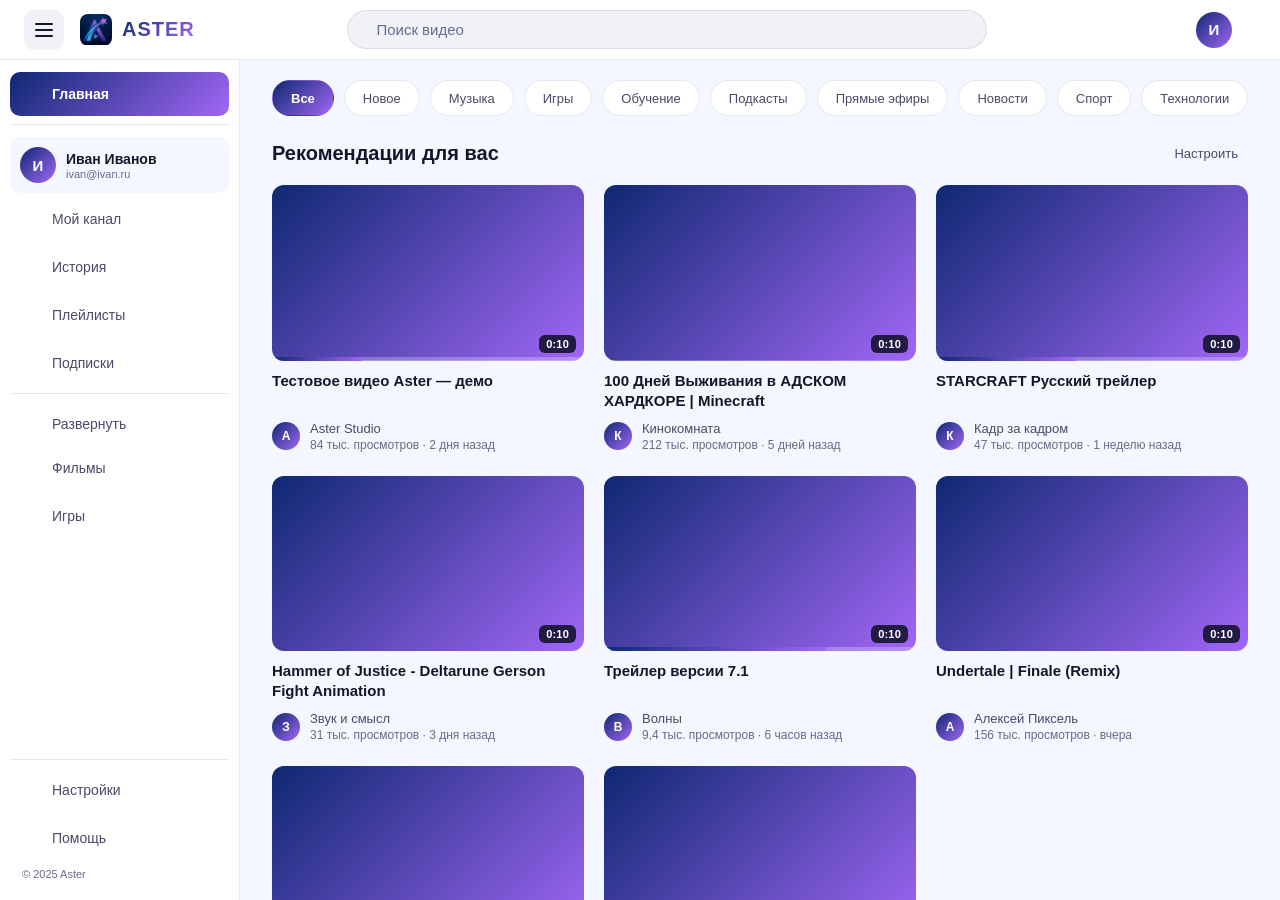
<file: index.html>
<!DOCTYPE html>
<html lang="ru">
<head>
    <meta charset="UTF-8">
    <meta http-equiv="refresh" content="0; url=aster.html">
    <title>Aster — Демо</title>
    <style>
        body {
            font-family: 'Inter', sans-serif;
            background: #041525;
            color: #E8EBF0;
            display: flex;
            align-items: center;
            justify-content: center;
            height: 100vh;
            margin: 0;
        }

        a {
            color: #C0C0C0;
        }
    </style>
</head>
<body>
    <p>Переход на главную… <a href="aster.html">Открыть вручную</a></p>
</body>
</html>
</file>
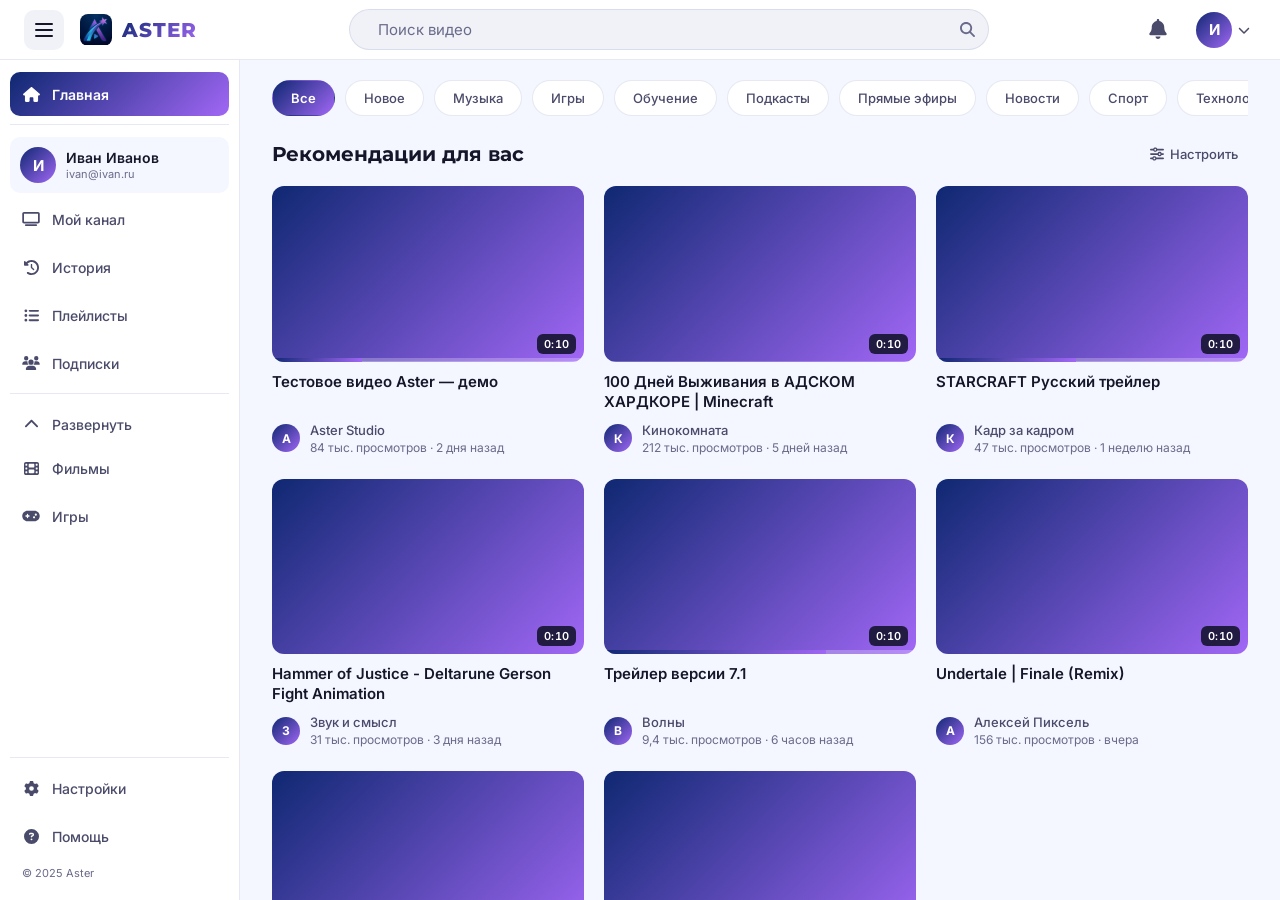
<file: aster.html>
<!DOCTYPE html>
<html lang="ru" data-theme="light">
<head>
    <meta charset="UTF-8">
    <meta name="viewport" content="width=device-width, initial-scale=1.0">
    <title>Aster — Главная</title>
    <link href="https://fonts.googleapis.com/css2?family=Inter:wght@400;500;600;700&family=Montserrat:wght@700;800&display=swap" rel="stylesheet">
    <link rel="stylesheet" href="css/icons.css">
    <link rel="stylesheet" href="css/common.css">
    <link rel="stylesheet" href="css/aster.css">
</head>
<body>

<!-- ШАПКА (как в watch.html, но без id у поиска — он пока не работает) -->
<header class="site-header">
    <div class="header-left">
        <button class="burger-btn" id="burgerBtn" aria-label="Меню">
            <span></span><span></span><span></span>
        </button>
        <a href="aster.html" class="logo">
            <img src="assets/aster-logo.png" alt="Aster" class="logo-img">
            <span class="logo-text">ASTER</span>
        </a>
    </div>

    <div class="search-box">
        <input type="text" placeholder="Поиск видео" autocomplete="off" disabled>
        <button class="search-btn" aria-label="Найти" disabled>
            <i class="fas fa-search"></i>
        </button>
    </div>

    <div class="header-right">
        <button class="icon-btn" aria-label="Уведомления">
            <i class="fas fa-bell"></i>
        </button>
        <div class="avatar-wrapper" id="avatarWrapper">
            <div class="avatar" id="avatarBtn">A</div>
            <button class="avatar-arrow" aria-label="Открыть меню">
                <i class="fas fa-chevron-down"></i>
            </button>
        </div>
    </div>
</header>

<!-- ОСНОВНОЙ МАКЕТ -->
<div class="aster-layout">

    <!-- САЙДБАР -->
    <aside class="sidebar">

        <nav class="sidebar-nav">
            <a href="aster.html" class="nav-item active">
                <i class="fas fa-home"></i><span>Главная</span>
            </a>
        </nav>

        <div class="sidebar-divider"></div>

        <!-- Карточка пользователя (заполняется из localStorage) -->
        <div class="user-card" id="sidebarUserCard">
            <div class="user-avatar" id="sidebarUserAvatar">—</div>
            <div class="user-info">
                <div class="user-name" id="sidebarUserName">Пользователь</div>
                <div class="user-email" id="sidebarUserEmail">—</div>
            </div>
        </div>

        <nav class="sidebar-nav">
            <a href="channel.html" class="nav-item"><i class="fas fa-tv"></i><span>Мой канал</span></a>
            <a href="#" class="nav-item"><i class="fas fa-history"></i><span>История</span></a>
            <a href="#" class="nav-item"><i class="fas fa-list-ul"></i><span>Плейлисты</span></a>
            <a href="#" class="nav-item"><i class="fas fa-users"></i><span>Подписки</span></a>
        </nav>

        <div class="sidebar-divider"></div>

        <button class="nav-item expand-btn" type="button">
            <i class="fas fa-chevron-up"></i><span>Развернуть</span>
        </button>

        <nav class="sidebar-nav">
            <a href="#" class="nav-item"><i class="fas fa-film"></i><span>Фильмы</span></a>
            <a href="#" class="nav-item"><i class="fas fa-gamepad"></i><span>Игры</span></a>
        </nav>

        <div class="sidebar-spacer"></div>

        <div class="sidebar-divider"></div>

        <nav class="sidebar-nav">
            <a href="settings.html" class="nav-item"><i class="fas fa-cog"></i><span>Настройки</span></a>
            <a href="#" class="nav-item"><i class="fas fa-question-circle"></i><span>Помощь</span></a>
        </nav>

        <div class="copyright">© 2025 Aster</div>
    </aside>

    <!-- КОНТЕНТ -->
    <main class="main-content">

        <!-- Чипы-фильтры (пока не работают) -->
        <div class="chips-row">
            <button class="chip active" type="button">Все</button>
            <button class="chip" type="button">Новое</button>
            <button class="chip" type="button">Музыка</button>
            <button class="chip" type="button">Игры</button>
            <button class="chip" type="button">Обучение</button>
            <button class="chip" type="button">Подкасты</button>
            <button class="chip" type="button">Прямые эфиры</button>
            <button class="chip" type="button">Новости</button>
            <button class="chip" type="button">Спорт</button>
            <button class="chip" type="button">Технологии</button>
            <button class="chip" type="button">Кино</button>
            <button class="chip" type="button">Наука</button>
        </div>

        <div class="section-header">
            <h2>Рекомендации для вас</h2>
            <button class="setup-btn" type="button">
                <i class="fas fa-sliders-h"></i><span>Настроить</span>
            </button>
        </div>

        <!-- Сетка видео (рендерится в aster.js) -->
        <div class="video-grid" id="videoGrid"></div>

    </main>
</div>
<script src="js/demo-data.js"></script>
<script src="js/common.js"></script>
<script src="js/aster.js"></script>
</body>
</html>
</file>
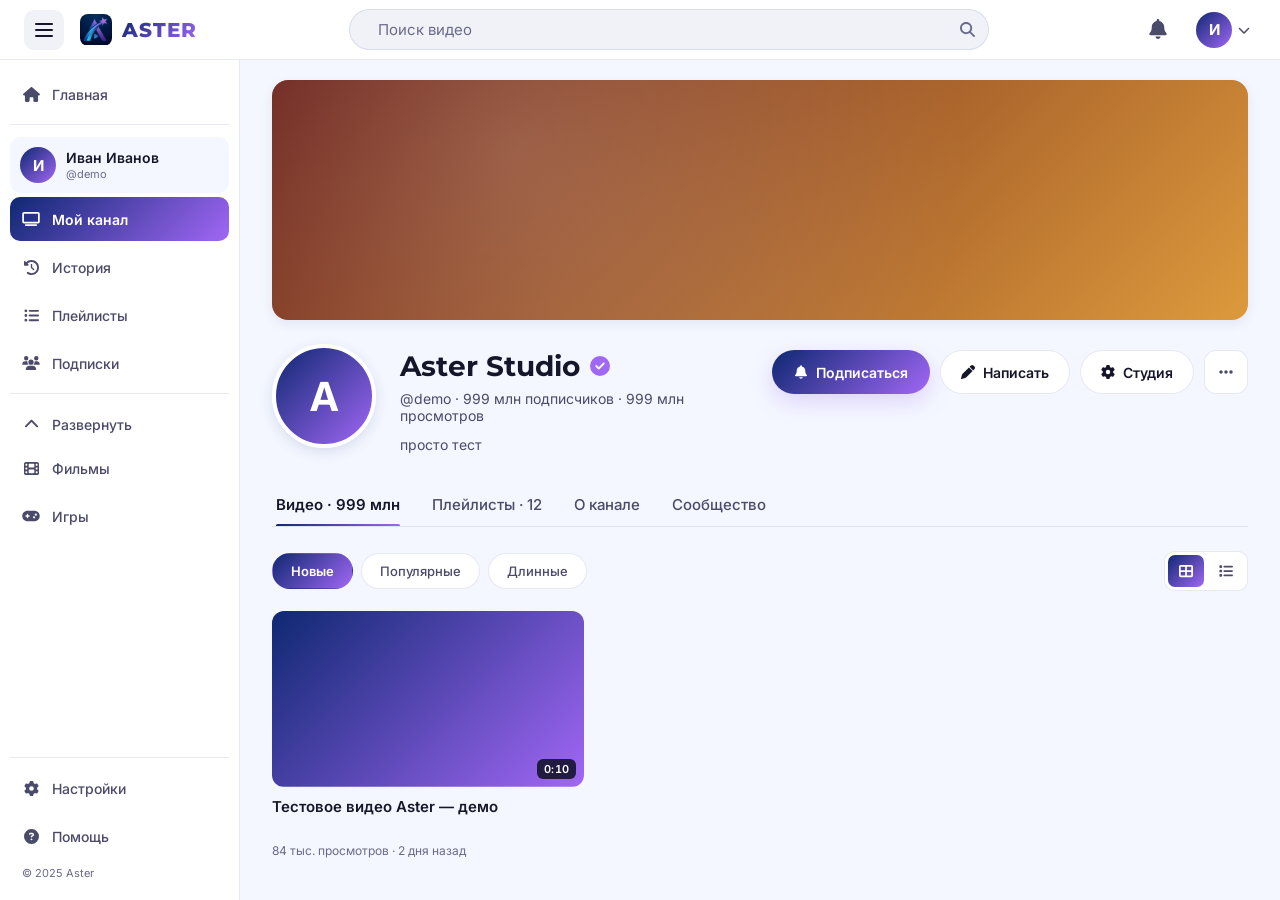
<file: channel.html>
<!DOCTYPE html>
<html lang="ru" data-theme="light">
<head>
    <meta charset="UTF-8">
    <meta name="viewport" content="width=device-width, initial-scale=1.0">
    <title>Канал — Aster</title>
    <link href="https://fonts.googleapis.com/css2?family=Inter:wght@400;500;600;700&family=Montserrat:wght@700;800&display=swap" rel="stylesheet">
    <link rel="stylesheet" href="css/icons.css">
    <link rel="stylesheet" href="css/common.css">
    <link rel="stylesheet" href="css/aster.css">
    <link rel="stylesheet" href="css/channel.css">
</head>
<body>

<!-- ШАПКА -->
<header class="site-header">
    <div class="header-left">
        <button class="burger-btn" id="burgerBtn" aria-label="Меню">
            <span></span><span></span><span></span>
        </button>
        <a href="aster.html" class="logo">
            <img src="assets/aster-logo.png" alt="Aster" class="logo-img">
            <span class="logo-text">ASTER</span>
        </a>
    </div>

    <div class="search-box">
        <input type="text" placeholder="Поиск видео" autocomplete="off" disabled>
        <button class="search-btn" aria-label="Найти" disabled>
            <i class="fas fa-search"></i>
        </button>
    </div>

    <div class="header-right">
        <button class="icon-btn" aria-label="Уведомления">
            <i class="fas fa-bell"></i>
        </button>
        <div class="avatar-wrapper" id="avatarWrapper">
            <div class="avatar" id="avatarBtn">A</div>
            <button class="avatar-arrow" aria-label="Открыть меню">
                <i class="fas fa-chevron-down"></i>
            </button>
        </div>
    </div>
</header>

<!-- LAYOUT -->
<div class="aster-layout">

    <!-- САЙДБАР -->
    <aside class="sidebar">
        <nav class="sidebar-nav">
            <a href="aster.html" class="nav-item">
                <i class="fas fa-home"></i><span>Главная</span>
            </a>
        </nav>

        <div class="sidebar-divider"></div>

        <div class="user-card" id="sidebarUserCard">
            <div class="user-avatar" id="sidebarUserAvatar">—</div>
            <div class="user-info">
                <div class="user-name" id="sidebarUserName">Пользователь</div>
                <div class="user-email" id="sidebarUserEmail">—</div>
            </div>
        </div>

        <nav class="sidebar-nav">
            <a href="channel.html" class="nav-item active"><i class="fas fa-tv"></i><span>Мой канал</span></a>
            <a href="#" class="nav-item"><i class="fas fa-history"></i><span>История</span></a>
            <a href="#" class="nav-item"><i class="fas fa-list-ul"></i><span>Плейлисты</span></a>
            <a href="#" class="nav-item"><i class="fas fa-users"></i><span>Подписки</span></a>
        </nav>

        <div class="sidebar-divider"></div>

        <button class="nav-item expand-btn" type="button">
            <i class="fas fa-chevron-up"></i><span>Развернуть</span>
        </button>

        <nav class="sidebar-nav">
            <a href="#" class="nav-item"><i class="fas fa-film"></i><span>Фильмы</span></a>
            <a href="#" class="nav-item"><i class="fas fa-gamepad"></i><span>Игры</span></a>
        </nav>

        <div class="sidebar-spacer"></div>

        <div class="sidebar-divider"></div>

        <nav class="sidebar-nav">
            <a href="settings.html" class="nav-item"><i class="fas fa-cog"></i><span>Настройки</span></a>
            <a href="#" class="nav-item"><i class="fas fa-question-circle"></i><span>Помощь</span></a>
        </nav>

        <div class="copyright">© 2025 Aster</div>
    </aside>

    <!-- КОНТЕНТ -->
    <main class="main-content">

        <!-- БАННЕР -->
        <div class="channel-banner" id="channelBanner"></div>

        <!-- ШАПКА КАНАЛА -->
        <div class="channel-header">
            <div class="channel-avatar-big" id="channelAvatar">A</div>

            <div class="channel-info-block">
                <div class="channel-name-row">
                    <h1 class="channel-name" id="channelName">Канал</h1>
                    <i class="fas fa-circle-check verified-icon" title="Подтверждённый канал"></i>
                </div>
                <div class="channel-meta" id="channelMeta">@user · 999 млн подписчиков · 999 млн просмотров</div>
                <div class="channel-description" id="channelDescription">просто тест</div>
            </div>

            <div class="channel-actions">
                <button class="btn-subscribe" id="subscribeBtn" type="button">
                    <i class="fas fa-bell"></i>
                    <span>Подписаться</span>
                </button>
                <button class="btn-ghost-outline" id="writeBtn" type="button">
                    <i class="fas fa-pen"></i>
                    <span>Написать</span>
                </button>
                <a href="studio.html" class="btn-ghost-outline" style="text-decoration:none;">
                    <i class="fas fa-cog"></i>
                    <span>Студия</span>
                </a>
                <button class="btn-icon-square" id="moreBtn" type="button" aria-label="Ещё">
                    <i class="fas fa-ellipsis-h"></i>
                </button>
            </div>
        </div>

        <!-- ТАБЫ -->
        <div class="channel-tabs">
            <button class="channel-tab active" data-tab="videos">Видео · 999 млн</button>
            <button class="channel-tab" data-tab="playlists">Плейлисты · 12</button>
            <button class="channel-tab" data-tab="about">О канале</button>
            <button class="channel-tab" data-tab="community">Сообщество</button>
        </div>

        <!-- ВИДЕО -->
        <section class="tab-panel active" id="tab-videos">
            <div class="videos-toolbar">
                <div class="sort-chips">
                    <button class="chip active" type="button">Новые</button>
                    <button class="chip" type="button">Популярные</button>
                    <button class="chip" type="button">Длинные</button>
                </div>
                <div class="view-toggle" id="viewToggle">
                    <button class="view-btn active" data-view="grid" type="button" title="Плитка">
                        <i class="fas fa-th-large"></i>
                    </button>
                    <button class="view-btn" data-view="list" type="button" title="Список">
                        <i class="fas fa-list"></i>
                    </button>
                </div>
            </div>

            <div class="video-grid" id="channelVideoGrid"></div>
        </section>

        <!-- ПЛЕЙЛИСТЫ -->
        <section class="tab-panel" id="tab-playlists">
            <div class="empty-state">
                <i class="fas fa-list-ul"></i>
                <h3>Плейлисты появятся позже</h3>
            </div>
        </section>

        <!-- О КАНАЛЕ -->
        <section class="tab-panel" id="tab-about">
            <div class="about-block">
                <h3>Описание</h3>
                <p>тест</p>
            </div>
            <div class="about-block">
                <h3>Статистика</h3>
                <p>999 млн подписчиков · 999 млн просмотров · 999 млн видео</p>
            </div>
            <div class="about-block">
                <h3>Дата регистрации</h3>
                <p>3 октября 2026 г.</p>
            </div>
        </section>

        <!-- СООБЩЕСТВО -->
        <section class="tab-panel" id="tab-community">
            <div class="empty-state">
                <i class="fas fa-users"></i>
                <h3>Сообщество в разработке</h3>
            </div>
        </section>

    </main>
</div>
<script src="js/demo-data.js"></script>
<script src="js/common.js"></script>
<script src="js/channel.js"></script>
</body>
</html>
</file>
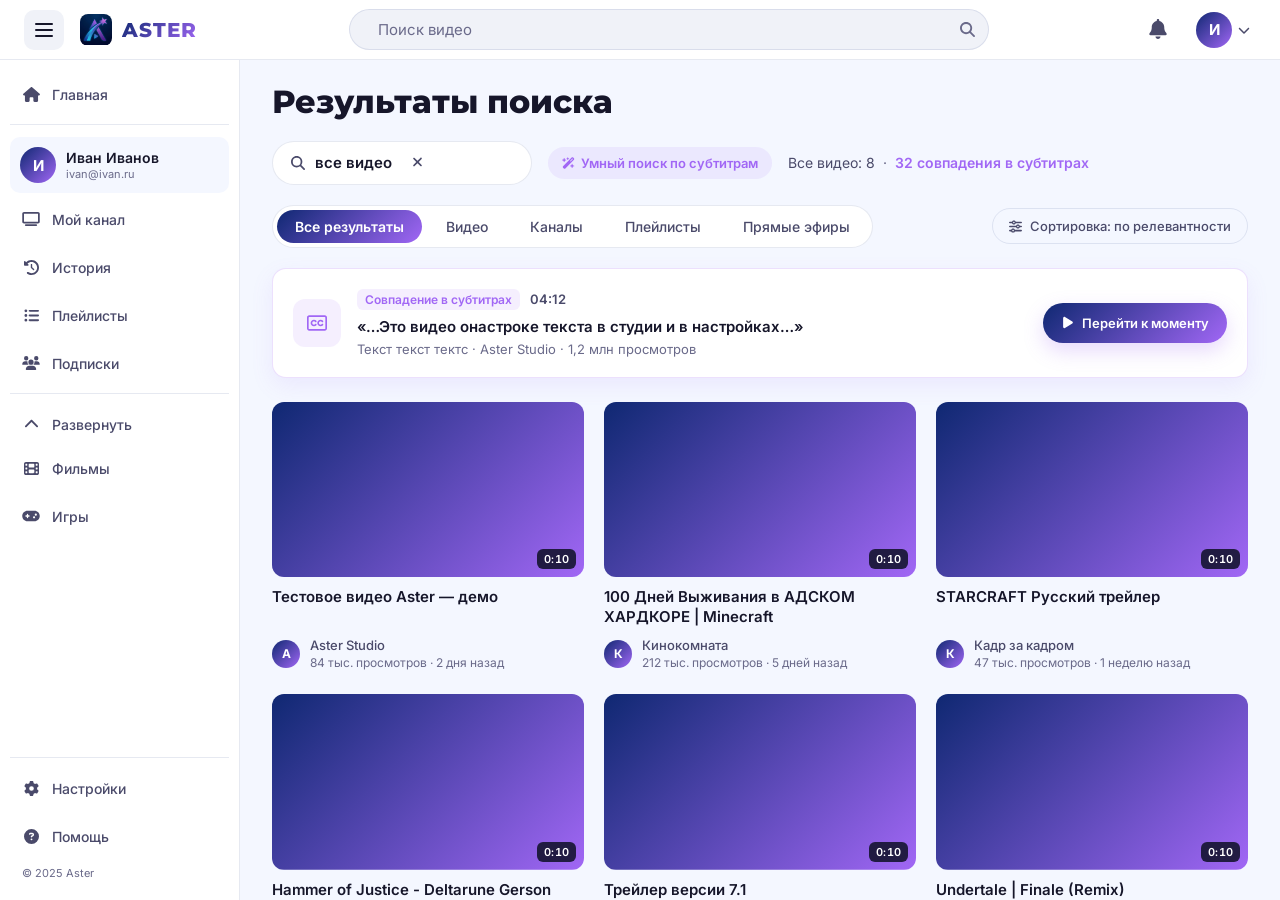
<file: search.html>
<!DOCTYPE html>
<html lang="ru" data-theme="light">
<head>
    <meta charset="UTF-8">
    <meta name="viewport" content="width=device-width, initial-scale=1.0">
    <title>Поиск — Aster</title>
    <link href="https://fonts.googleapis.com/css2?family=Inter:wght@400;500;600;700&family=Montserrat:wght@700;800&display=swap" rel="stylesheet">
    <link rel="stylesheet" href="css/icons.css">
    <link rel="stylesheet" href="css/common.css">
    <link rel="stylesheet" href="css/aster.css">
    <link rel="stylesheet" href="css/search.css">
</head>
<body>

    <!-- ШАПКА -->
    <header class="site-header">
        <div class="header-left">
            <button class="burger-btn" id="burgerBtn" aria-label="Меню">
                <span></span><span></span><span></span>
            </button>
            <a href="aster.html" class="logo">
                <img src="assets/aster-logo.png" alt="Aster" class="logo-img">
                <span class="logo-text">ASTER</span>
            </a>
        </div>

        <div class="search-box">
            <input type="text" placeholder="Поиск видео" id="searchInput" autocomplete="off">
            <button class="search-btn" id="searchBtn" aria-label="Найти">
                <i class="fas fa-search"></i>
            </button>
        </div>

        <div class="header-right">
            <button class="icon-btn" aria-label="Уведомления">
                <i class="fas fa-bell"></i>
            </button>
            <div class="avatar-wrapper" id="avatarWrapper">
                <div class="avatar" id="avatarBtn">A</div>
                <button class="avatar-arrow" aria-label="Открыть меню">
                    <i class="fas fa-chevron-down"></i>
                </button>
            </div>
        </div>
    </header>

    <!-- LAYOUT -->
    <div class="aster-layout">

        <!-- САЙДБАР -->
        <aside class="sidebar">
            <nav class="sidebar-nav">
                <a href="aster.html" class="nav-item">
                    <i class="fas fa-home"></i><span>Главная</span>
                </a>
            </nav>
            <div class="sidebar-divider"></div>
            <div class="user-card" id="sidebarUserCard">
                <div class="user-avatar" id="sidebarUserAvatar">—</div>
                <div class="user-info">
                    <div class="user-name" id="sidebarUserName">Пользователь</div>
                    <div class="user-email" id="sidebarUserEmail">—</div>
                </div>
            </div>
            <nav class="sidebar-nav">
                <a href="channel.html" class="nav-item"><i class="fas fa-tv"></i><span>Мой канал</span></a>
                <a href="#" class="nav-item"><i class="fas fa-history"></i><span>История</span></a>
                <a href="#" class="nav-item"><i class="fas fa-list-ul"></i><span>Плейлисты</span></a>
                <a href="#" class="nav-item"><i class="fas fa-users"></i><span>Подписки</span></a>
            </nav>
            <div class="sidebar-divider"></div>
            <button class="nav-item expand-btn" type="button">
                <i class="fas fa-chevron-up"></i><span>Развернуть</span>
            </button>
            <nav class="sidebar-nav">
                <a href="#" class="nav-item"><i class="fas fa-film"></i><span>Фильмы</span></a>
                <a href="#" class="nav-item"><i class="fas fa-gamepad"></i><span>Игры</span></a>
            </nav>
            <div class="sidebar-spacer"></div>
            <div class="sidebar-divider"></div>
            <nav class="sidebar-nav">
                <a href="settings.html" class="nav-item"><i class="fas fa-cog"></i><span>Настройки</span></a>
                <a href="#" class="nav-item"><i class="fas fa-question-circle"></i><span>Помощь</span></a>
            </nav>
            <div class="copyright">© 2025 Aster</div>
        </aside>

        <!-- КОНТЕНТ -->
        <main class="main-content search-page">

            <h1 class="search-title">Результаты поиска</h1>

            <!-- Поисковая строка с запросом -->
            <div class="search-header-row">
                <div class="search-query-box">
                    <i class="fas fa-search"></i>
                    <span id="searchQuery">дизайн интерфейс</span>
                    <button class="search-clear" id="searchClear" type="button" aria-label="Очистить">
                        <i class="fas fa-times"></i>
                    </button>
                </div>
                <div class="smart-search-badge">
                    <i class="fas fa-sparkles"></i>
                    <span>Умный поиск по субтитрам</span>
                </div>
                <div class="search-stats">
                    <span id="searchStats">Найдено 1 248 видео</span>
                    <span class="search-stats-dot">·</span>
                    <span class="search-stats-accent">32 совпадения в субтитрах</span>
                </div>
            </div>

            <!-- Табы + сортировка -->
            <div class="search-toolbar">
                <div class="search-tabs">
                    <button class="search-tab active" data-tab="all" type="button">Все результаты</button>
                    <button class="search-tab" data-tab="videos" type="button">Видео</button>
                    <button class="search-tab" data-tab="channels" type="button">Каналы</button>
                    <button class="search-tab" data-tab="playlists" type="button">Плейлисты</button>
                    <button class="search-tab" data-tab="live" type="button">Прямые эфиры</button>
                </div>
                <button class="search-sort" type="button" id="searchSort">
                    <i class="fas fa-sliders-h"></i>
                    <span>Сортировка: по релевантности</span>
                </button>
            </div>

            <!-- Карточка "Совпадение в субтитрах" -->
            <div class="subtitle-match-card">
                <div class="subtitle-match-icon">
                    <i class="fas fa-closed-captioning"></i>
                </div>
                <div class="subtitle-match-body">
                    <div class="subtitle-match-meta">
                        <span class="subtitle-match-label">Совпадение в субтитрах</span>
                        <span class="subtitle-match-time">04:12</span>
                    </div>
                    <p class="subtitle-match-quote">«…Это видео онастроке текста в студии и в настройках…»</p>
                    <p class="subtitle-match-source">Текст текст тектс · Aster Studio · 1,2 млн просмотров</p>
                </div>
                <button class="btn-match-jump" id="matchJump" type="button">
                    <i class="fas fa-play"></i>
                    <span>Перейти к моменту</span>
                </button>
            </div>

            <!-- Сетка результатов -->
            <div class="video-grid" id="searchResults"></div>

            <!-- Спиннер -->
            <div class="search-loading">
                <div class="spinner"></div>
                <span>Загружаем ещё видео…</span>
            </div>

        </main>
    </div>

    <script src="js/demo-data.js"></script>
    <script src="js/common.js"></script>
    <script src="js/search.js"></script>
</body>
</html>
</file>
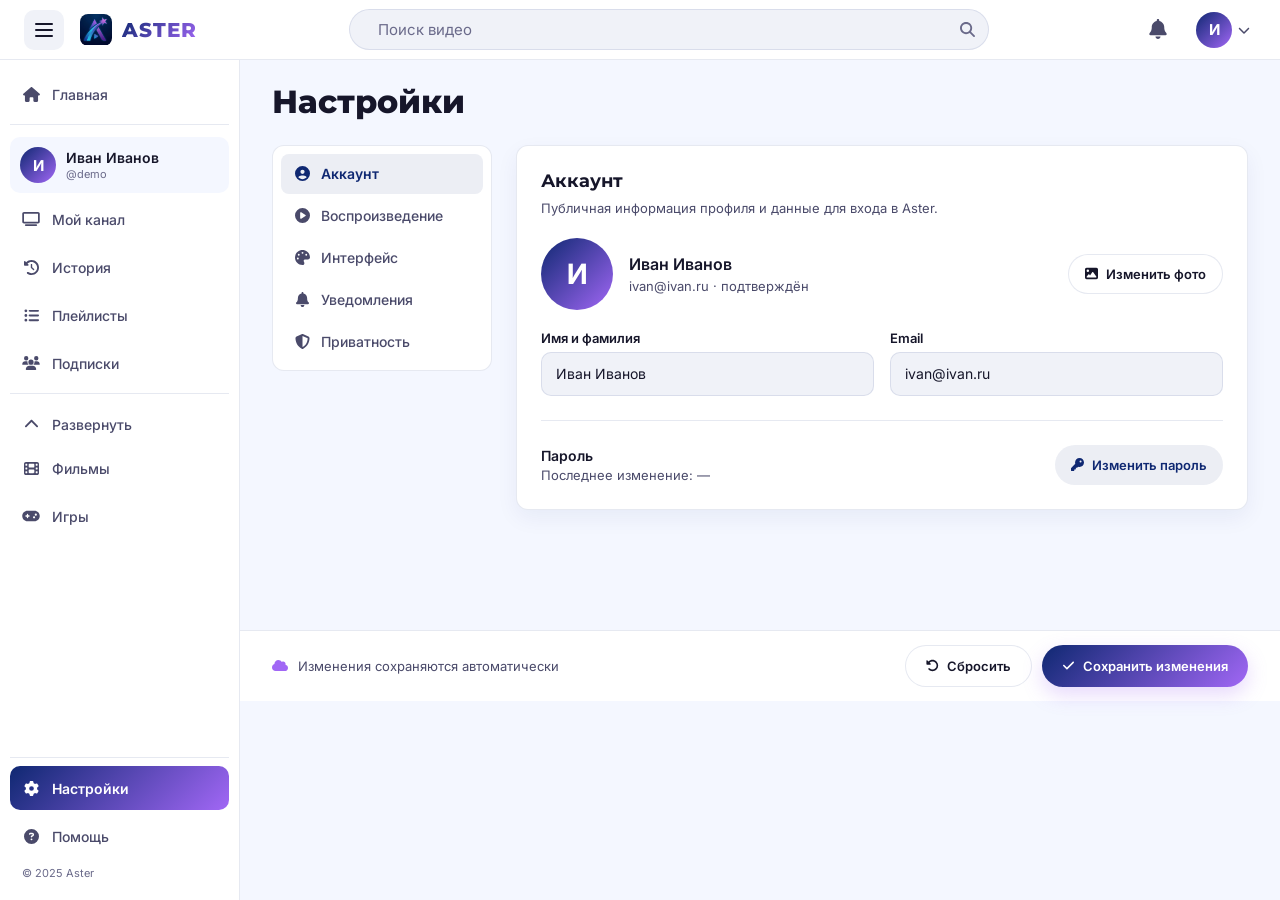
<file: settings.html>
<!DOCTYPE html>
<html lang="ru" data-theme="light">
<head>
    <meta charset="UTF-8">
    <meta name="viewport" content="width=device-width, initial-scale=1.0">
    <title>Настройки — Aster</title>
    <link href="https://fonts.googleapis.com/css2?family=Inter:wght@400;500;600;700&family=Montserrat:wght@700;800&display=swap" rel="stylesheet">
    <link rel="stylesheet" href="css/icons.css">
    <link rel="stylesheet" href="css/common.css">
    <link rel="stylesheet" href="css/aster.css">
    <link rel="stylesheet" href="css/settings.css">
</head>
<body>

<!-- ШАПКА -->
<header class="site-header">
    <div class="header-left">
        <button class="burger-btn" id="burgerBtn" aria-label="Меню">
            <span></span><span></span><span></span>
        </button>
        <a href="aster.html" class="logo">
            <img src="assets/aster-logo.png" alt="Aster" class="logo-img">
            <span class="logo-text">ASTER</span>
        </a>
    </div>

    <div class="search-box">
        <input type="text" placeholder="Поиск видео" autocomplete="off" disabled>
        <button class="search-btn" aria-label="Найти" disabled>
            <i class="fas fa-search"></i>
        </button>
    </div>

    <div class="header-right">
        <button class="icon-btn" aria-label="Уведомления">
            <i class="fas fa-bell"></i>
        </button>
        <div class="avatar-wrapper" id="avatarWrapper">
            <div class="avatar" id="avatarBtn">A</div>
            <button class="avatar-arrow" aria-label="Открыть меню">
                <i class="fas fa-chevron-down"></i>
            </button>
        </div>
    </div>
</header>

<!-- LAYOUT -->
<div class="aster-layout">

    <!-- САЙДБАР -->
    <aside class="sidebar">
        <nav class="sidebar-nav">
            <a href="aster.html" class="nav-item">
                <i class="fas fa-home"></i><span>Главная</span>
            </a>
        </nav>

        <div class="sidebar-divider"></div>

        <div class="user-card" id="sidebarUserCard">
            <div class="user-avatar" id="sidebarUserAvatar">—</div>
            <div class="user-info">
                <div class="user-name" id="sidebarUserName">Пользователь</div>
                <div class="user-email" id="sidebarUserEmail">—</div>
            </div>
        </div>

        <nav class="sidebar-nav">
            <a href="channel.html" class="nav-item"><i class="fas fa-tv"></i><span>Мой канал</span></a>
            <a href="#" class="nav-item"><i class="fas fa-history"></i><span>История</span></a>
            <a href="#" class="nav-item"><i class="fas fa-list-ul"></i><span>Плейлисты</span></a>
            <a href="#" class="nav-item"><i class="fas fa-users"></i><span>Подписки</span></a>
        </nav>

        <div class="sidebar-divider"></div>

        <button class="nav-item expand-btn" type="button">
            <i class="fas fa-chevron-up"></i><span>Развернуть</span>
        </button>

        <nav class="sidebar-nav">
            <a href="#" class="nav-item"><i class="fas fa-film"></i><span>Фильмы</span></a>
            <a href="#" class="nav-item"><i class="fas fa-gamepad"></i><span>Игры</span></a>
        </nav>

        <div class="sidebar-spacer"></div>

        <div class="sidebar-divider"></div>

        <nav class="sidebar-nav">
            <a href="settings.html" class="nav-item active"><i class="fas fa-cog"></i><span>Настройки</span></a>
            <a href="#" class="nav-item"><i class="fas fa-question-circle"></i><span>Помощь</span></a>
        </nav>

        <div class="copyright">© 2025 Aster</div>
    </aside>

    <!-- КОНТЕНТ -->
    <main class="main-content settings-page">

        <h1 class="settings-title">Настройки</h1>

        <div class="settings-layout">

            <!-- ВНУТРЕННЕЕ МЕНЮ -->
            <nav class="settings-nav">
                <button class="settings-nav-item active" data-section="account" type="button">
                    <i class="fas fa-user-circle"></i><span>Аккаунт</span>
                </button>
                <button class="settings-nav-item" data-section="playback" type="button">
                    <i class="fas fa-play-circle"></i><span>Воспроизведение</span>
                </button>
                <button class="settings-nav-item" data-section="interface" type="button">
                    <i class="fas fa-palette"></i><span>Интерфейс</span>
                </button>
                <button class="settings-nav-item" data-section="notifications" type="button">
                    <i class="fas fa-bell"></i><span>Уведомления</span>
                </button>
                <button class="settings-nav-item" data-section="privacy" type="button">
                    <i class="fas fa-shield-alt"></i><span>Приватность</span>
                </button>
            </nav>

            <!-- ПАНЕЛИ -->
            <div class="settings-panels">

                <!-- АККАУНТ -->
                <section class="settings-panel active" data-panel="account">
                    <div class="settings-card">
                        <div class="settings-card-header">
                            <h2>Аккаунт</h2>
                            <p>Публичная информация профиля и данные для входа в Aster.</p>
                        </div>

                        <div class="settings-avatar-row">
                            <div class="settings-avatar" id="settingsAvatar">A</div>
                            <div class="settings-user-block">
                                <div class="settings-user-name" id="settingsName">—</div>
                                <div class="settings-user-sub" id="settingsSub">—</div>
                            </div>
                            <button class="btn-outline-sm" id="changeAvatarBtn" type="button">
                                <i class="fas fa-image"></i> Изменить фото
                            </button>
                        </div>

                        <div class="settings-field-row">
                            <div class="settings-field">
                                <label>Имя и фамилия</label>
                                <input type="text" id="fieldName" class="input" placeholder="Ваше имя">
                            </div>
                            <div class="settings-field">
                                <label>Email</label>
                                <input type="email" id="fieldEmail" class="input" placeholder="name@example.com">
                            </div>
                        </div>

                        <div class="settings-divider"></div>

                        <div class="settings-password-row">
                            <div>
                                <div class="settings-password-title">Пароль</div>
                                <div class="settings-password-sub" id="passwordAge">Последнее изменение: —</div>
                            </div>
                            <button class="btn-pill-sm" id="changePasswordBtn" type="button">
                                <i class="fas fa-key"></i> Изменить пароль
                            </button>
                        </div>
                    </div>
                </section>

                <!-- ВОСПРОИЗВЕДЕНИЕ -->
                <section class="settings-panel" data-panel="playback">
                    <div class="settings-card">
                        <div class="settings-card-header">
                            <h2>Воспроизведение</h2>
                            <p>Поведение плеера при запуске видео и работе с субтитрами.</p>
                        </div>

                        <div class="settings-row">
                            <div class="settings-row-info">
                                <div class="settings-row-title">Автовоспроизведение</div>
                                <div class="settings-row-desc">Запускать следующее видео без нажатия</div>
                            </div>
                            <label class="toggle">
                                <input type="checkbox" id="toggleAutoplay" checked>
                                <span class="toggle-slider"></span>
                            </label>
                        </div>

                        <div class="settings-row">
                            <div class="settings-row-info">
                                <div class="settings-row-title">Качество по умолчанию</div>
                                <div class="settings-row-desc">Применяется к новым видео</div>
                            </div>
                            <select class="select" id="qualitySelect">
                                <option>2160p</option>
                                <option>1440p</option>
                                <option selected>1080p</option>
                                <option>720p</option>
                                <option>480p</option>
                                <option>360p</option>
                            </select>
                        </div>

                        <div class="settings-row">
                            <div class="settings-row-info">
                                <div class="settings-row-title">Субтитры при старте</div>
                                <div class="settings-row-desc">Включать, если дорожка доступна</div>
                            </div>
                            <label class="toggle">
                                <input type="checkbox" id="toggleSubtitles">
                                <span class="toggle-slider"></span>
                            </label>
                        </div>

                        <div class="settings-row">
                            <div class="settings-row-info">
                                <div class="settings-row-title">Скорость по умолчанию</div>
                                <div class="settings-row-desc">Можно менять в плеере в любой момент</div>
                            </div>
                            <select class="select" id="speedSelect">
                                <option>0,5×</option>
                                <option>0,75×</option>
                                <option selected>1,0×</option>
                                <option>1,25×</option>
                                <option>1,5×</option>
                                <option>2,0×</option>
                            </select>
                        </div>

                        <div class="settings-row">
                            <div class="settings-row-info">
                                <div class="settings-row-title">Комфортный просмотр</div>
                                <div class="settings-row-desc">Выравнивать громкость и убирать резкие скачки</div>
                            </div>
                            <label class="toggle">
                                <input type="checkbox" id="toggleComfort">
                                <span class="toggle-slider"></span>
                            </label>
                        </div>
                    </div>
                </section>

                <!-- ИНТЕРФЕЙС -->
                <section class="settings-panel" data-panel="interface">
                    <div class="settings-card">
                        <div class="settings-card-header">
                            <h2>Интерфейс</h2>
                            <p>Тема, язык и плотность интерфейса Aster.</p>
                        </div>

                        <div class="settings-row-block">
                            <div class="settings-row-title">Тема</div>
                            <div class="theme-cards">
                                <button class="theme-card active" data-theme-value="light" type="button">
                                    <div class="theme-preview theme-light"></div>
                                    <div class="theme-label">
                                        <span>Светлая</span>
                                        <i class="fas fa-check"></i>
                                    </div>
                                </button>
                                <button class="theme-card" data-theme-value="dark" type="button">
                                    <div class="theme-preview theme-dark"></div>
                                    <div class="theme-label">
                                        <span>Тёмная</span>
                                        <i class="fas fa-check"></i>
                                    </div>
                                </button>
                                <button class="theme-card" data-theme-value="system" type="button">
                                    <div class="theme-preview theme-system"></div>
                                    <div class="theme-label">
                                        <span>Системная</span>
                                        <i class="fas fa-check"></i>
                                    </div>
                                </button>
                            </div>
                        </div>

                        <div class="settings-row">
                            <div class="settings-row-info">
                                <div class="settings-row-title">Язык интерфейса</div>
                            </div>
                            <select class="select" id="langSelect">
                                <option selected>Русский</option>
                                <option>English</option>
                            </select>
                        </div>

                        <div class="settings-row">
                            <div class="settings-row-info">
                                <div class="settings-row-title">Компактный режим</div>
                                <div class="settings-row-desc">Больше видео на экране в ленте</div>
                            </div>
                            <label class="toggle">
                                <input type="checkbox" id="toggleCompact">
                                <span class="toggle-slider"></span>
                            </label>
                        </div>

                        <div class="settings-row">
                            <div class="settings-row-info">
                                <div class="settings-row-title">Уменьшить анимации</div>
                                <div class="settings-row-desc">Отключить подъём карточек и свечения кнопок</div>
                            </div>
                            <label class="toggle">
                                <input type="checkbox" id="toggleReduceMotion">
                                <span class="toggle-slider"></span>
                            </label>
                        </div>
                    </div>
                </section>

                <!-- УВЕДОМЛЕНИЯ (заглушка) -->
                <section class="settings-panel" data-panel="notifications">
                    <div class="empty-state">
                        <i class="fas fa-bell"></i>
                        <h3>Раздел в разработке</h3>
                    </div>
                </section>

                <!-- ПРИВАТНОСТЬ (заглушка) -->
                <section class="settings-panel" data-panel="privacy">
                    <div class="empty-state">
                        <i class="fas fa-shield-alt"></i>
                        <h3>Раздел в разработке</h3>
                    </div>
                </section>

            </div>
        </div>

        <!-- ПАНЕЛЬ СОХРАНЕНИЯ -->
        <div class="settings-footer">
            <div class="settings-footer-info">
                <i class="fas fa-cloud"></i>
                <span>Изменения сохраняются автоматически</span>
            </div>
            <div class="settings-footer-actions">
                <button class="btn-pill-outline" id="resetBtn" type="button">
                    <i class="fas fa-undo"></i> Сбросить
                </button>
                <button class="btn-pill-gradient" id="saveBtn" type="button">
                    <i class="fas fa-check"></i> Сохранить изменения
                </button>
            </div>
        </div>

    </main>
</div>
<script src="js/demo-data.js"></script>
<script src="js/common.js"></script>
<script src="js/settings.js"></script>
</body>
</html>
</file>
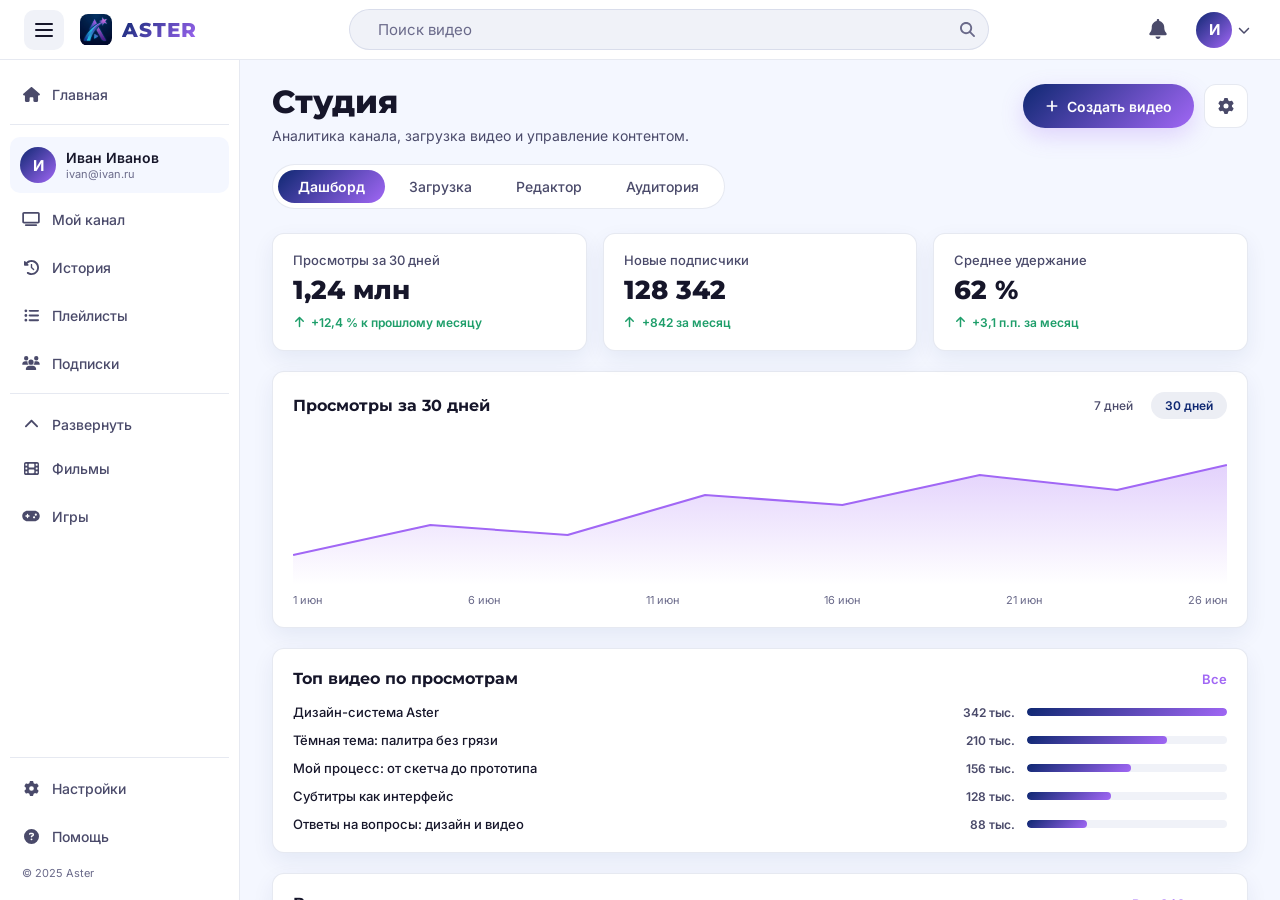
<file: studio.html>
<!DOCTYPE html>
<html lang="ru" data-theme="light">
<head>
    <meta charset="UTF-8">
    <meta name="viewport" content="width=device-width, initial-scale=1.0">
    <title>Студия — Aster</title>
    <link href="https://fonts.googleapis.com/css2?family=Inter:wght@400;500;600;700&family=Montserrat:wght@700;800&display=swap" rel="stylesheet">
    <link rel="stylesheet" href="css/icons.css">
    <link rel="stylesheet" href="css/common.css">
    <link rel="stylesheet" href="css/aster.css">
    <link rel="stylesheet" href="css/studio.css">
</head>
<body>

    <!-- ШАПКА -->
    <header class="site-header">
        <div class="header-left">
            <button class="burger-btn" id="burgerBtn" aria-label="Меню">
                <span></span><span></span><span></span>
            </button>
            <a href="aster.html" class="logo">
                <img src="assets/aster-logo.png" alt="Aster" class="logo-img">
                <span class="logo-text">ASTER</span>
            </a>
        </div>
        <div class="search-box">
            <input type="text" placeholder="Поиск видео" id="searchInput" autocomplete="off">
            <button class="search-btn" id="searchBtn" aria-label="Найти">
                <i class="fas fa-search"></i>
            </button>
        </div>
        <div class="header-right">
            <button class="icon-btn" aria-label="Уведомления"><i class="fas fa-bell"></i></button>
            <div class="avatar-wrapper" id="avatarWrapper">
                <div class="avatar" id="avatarBtn">A</div>
                <button class="avatar-arrow" aria-label="Открыть меню"><i class="fas fa-chevron-down"></i></button>
            </div>
        </div>
    </header>

    <div class="aster-layout">
        <aside class="sidebar">
            <nav class="sidebar-nav">
                <a href="aster.html" class="nav-item"><i class="fas fa-home"></i><span>Главная</span></a>
            </nav>
            <div class="sidebar-divider"></div>
            <div class="user-card" id="sidebarUserCard">
                <div class="user-avatar" id="sidebarUserAvatar">—</div>
                <div class="user-info">
                    <div class="user-name" id="sidebarUserName">Пользователь</div>
                    <div class="user-email" id="sidebarUserEmail">—</div>
                </div>
            </div>
            <nav class="sidebar-nav">
                <a href="channel.html" class="nav-item"><i class="fas fa-tv"></i><span>Мой канал</span></a>
                <a href="#" class="nav-item"><i class="fas fa-history"></i><span>История</span></a>
                <a href="#" class="nav-item"><i class="fas fa-list-ul"></i><span>Плейлисты</span></a>
                <a href="#" class="nav-item"><i class="fas fa-users"></i><span>Подписки</span></a>
            </nav>
            <div class="sidebar-divider"></div>
            <button class="nav-item expand-btn" type="button">
                <i class="fas fa-chevron-up"></i><span>Развернуть</span>
            </button>
            <nav class="sidebar-nav">
                <a href="#" class="nav-item"><i class="fas fa-film"></i><span>Фильмы</span></a>
                <a href="#" class="nav-item"><i class="fas fa-gamepad"></i><span>Игры</span></a>
            </nav>
            <div class="sidebar-spacer"></div>
            <div class="sidebar-divider"></div>
            <nav class="sidebar-nav">
                <a href="settings.html" class="nav-item"><i class="fas fa-cog"></i><span>Настройки</span></a>
                <a href="#" class="nav-item"><i class="fas fa-question-circle"></i><span>Помощь</span></a>
            </nav>
            <div class="copyright">© 2025 Aster</div>
        </aside>

        <main class="main-content studio-page">

            <!-- Заголовок -->
            <div class="studio-header">
                <div>
                    <h1 class="studio-title">Студия</h1>
                    <p class="studio-subtitle">Аналитика канала, загрузка видео и управление контентом.</p>
                </div>
                <div class="studio-header-actions">
                    <button class="btn-create-video" id="createVideoBtn" type="button">
                        <i class="fas fa-plus"></i>
                        <span>Создать видео</span>
                    </button>
                    <button class="btn-icon-square" type="button" aria-label="Настройки студии">
                        <i class="fas fa-cog"></i>
                    </button>
                </div>
            </div>

            <!-- Табы -->
            <div class="studio-tabs">
                <button class="studio-tab active" data-tab="dashboard" type="button">Дашборд</button>
                <button class="studio-tab" data-tab="upload" type="button">Загрузка</button>
                <button class="studio-tab" data-tab="editor" type="button">Редактор</button>
                <button class="studio-tab" data-tab="audience" type="button">Аудитория</button>
            </div>

            <!-- Дашборд -->
            <section class="studio-panel active" data-panel="dashboard">

                <!-- 3 карточки метрик -->
                <div class="metrics-row">
                    <div class="metric-card">
                        <div class="metric-label">Просмотры за 30 дней</div>
                        <div class="metric-value">1,24 млн</div>
                        <div class="metric-trend">
                            <i class="fas fa-arrow-up"></i>
                            <span>+12,4 % к прошлому месяцу</span>
                        </div>
                    </div>
                    <div class="metric-card">
                        <div class="metric-label">Новые подписчики</div>
                        <div class="metric-value">128 342</div>
                        <div class="metric-trend">
                            <i class="fas fa-arrow-up"></i>
                            <span>+842 за месяц</span>
                        </div>
                    </div>
                    <div class="metric-card">
                        <div class="metric-label">Среднее удержание</div>
                        <div class="metric-value">62 %</div>
                        <div class="metric-trend">
                            <i class="fas fa-arrow-up"></i>
                            <span>+3,1 п.п. за месяц</span>
                        </div>
                    </div>
                </div>

                <!-- График (заглушка) -->
                <div class="studio-card chart-card">
                    <div class="studio-card-header">
                        <h2>Просмотры за 30 дней</h2>
                        <div class="chart-tabs">
                            <button class="chart-tab" type="button">7 дней</button>
                            <button class="chart-tab active" type="button">30 дней</button>
                        </div>
                    </div>
                    <div class="chart-placeholder">
                        <svg viewBox="0 0 680 150" preserveAspectRatio="none" class="chart-svg">
                            <defs>
                                <linearGradient id="chartGrad" x1="0" y1="0" x2="0" y2="1">
                                    <stop offset="0%" stop-color="#a167f5" stop-opacity="0.3" />
                                    <stop offset="100%" stop-color="#a167f5" stop-opacity="0" />
                                </linearGradient>
                            </defs>
                            <path d="M0,120 L100,90 L200,100 L300,60 L400,70 L500,40 L600,55 L680,30 L680,150 L0,150 Z" fill="url(#chartGrad)" />
                            <path d="M0,120 L100,90 L200,100 L300,60 L400,70 L500,40 L600,55 L680,30" fill="none" stroke="#a167f5" stroke-width="2" />
                        </svg>
                        <div class="chart-dates">
                            <span>1 июн</span><span>6 июн</span><span>11 июн</span>
                            <span>16 июн</span><span>21 июн</span><span>26 июн</span>
                        </div>
                    </div>
                </div>

                <!-- Топ видео -->
                <div class="studio-card top-videos-card">
                    <div class="studio-card-header">
                        <h2>Топ видео по просмотрам</h2>
                        <a href="#" class="link-all">Все</a>
                    </div>
                    <div class="top-videos-list">
                        <div class="top-video-item">
                            <div class="top-video-info">
                                <div class="top-video-title">Дизайн-система Aster</div>
                                <div class="top-video-count">342 тыс.</div>
                            </div>
                            <div class="progress-bar"><span style="width:100%"></span></div>
                        </div>
                        <div class="top-video-item">
                            <div class="top-video-info">
                                <div class="top-video-title">Тёмная тема: палитра без грязи</div>
                                <div class="top-video-count">210 тыс.</div>
                            </div>
                            <div class="progress-bar"><span style="width:70%"></span></div>
                        </div>
                        <div class="top-video-item">
                            <div class="top-video-info">
                                <div class="top-video-title">Мой процесс: от скетча до прототипа</div>
                                <div class="top-video-count">156 тыс.</div>
                            </div>
                            <div class="progress-bar"><span style="width:52%"></span></div>
                        </div>
                        <div class="top-video-item">
                            <div class="top-video-info">
                                <div class="top-video-title">Субтитры как интерфейс</div>
                                <div class="top-video-count">128 тыс.</div>
                            </div>
                            <div class="progress-bar"><span style="width:42%"></span></div>
                        </div>
                        <div class="top-video-item">
                            <div class="top-video-info">
                                <div class="top-video-title">Ответы на вопросы: дизайн и видео</div>
                                <div class="top-video-count">88 тыс.</div>
                            </div>
                            <div class="progress-bar"><span style="width:30%"></span></div>
                        </div>
                    </div>
                </div>

                <!-- Видео канала — таблица -->
                <div class="studio-card videos-table-card">
                    <div class="studio-card-header">
                        <h2>Видео канала</h2>
                        <a href="#" class="link-all">Все 342 видео</a>
                    </div>
                    <div class="videos-table">
                        <div class="videos-table-head">
                            <div>Видео</div>
                            <div>Приватность</div>
                            <div>Просмотры</div>
                            <div>CTR</div>
                            <div>Дата</div>
                        </div>
                        <div class="videos-table-row">
                            <div class="vt-title">
                                <div class="vt-thumb"></div>
                                <span>Дизайн-система Aster: как мы собираем компоненты</span>
                            </div>
                            <div><span class="vt-badge public">Публичное</span></div>
                            <div>342 тыс.</div>
                            <div>8,4 %</div>
                            <div>12 июня</div>
                        </div>
                        <div class="videos-table-row">
                            <div class="vt-title">
                                <div class="vt-thumb"></div>
                                <span>Стрим: рефакторим макет плеера вживую</span>
                            </div>
                            <div><span class="vt-badge public">Публичное</span></div>
                            <div>96 тыс.</div>
                            <div>6,1 %</div>
                            <div>28 мая</div>
                        </div>
                        <div class="videos-table-row">
                            <div class="vt-title">
                                <div class="vt-thumb"></div>
                                <span>Субтитры как интерфейс: семь рабочих паттернов</span>
                            </div>
                            <div><span class="vt-badge link">По ссылке</span></div>
                            <div>128 тыс.</div>
                            <div>7,2 %</div>
                            <div>21 мая</div>
                        </div>
                        <div class="videos-table-row">
                            <div class="vt-title">
                                <div class="vt-thumb"></div>
                                <span>Черновик: обзор новых инструментов монтажа</span>
                            </div>
                            <div><span class="vt-badge draft">Черновик</span></div>
                            <div>—</div>
                            <div>—</div>
                            <div>3 июня</div>
                        </div>
                    </div>
                </div>
            </section>

            <!-- Загрузка -->
            <section class="studio-panel" data-panel="upload">
                <div class="upload-layout">
                    <div class="studio-card upload-main">
                        <div class="studio-card-header">
                            <h2>Загрузить видео</h2>
                            <span class="autosubs-badge">
                                <i class="fas fa-sparkles"></i>
                                Автосубтитры включены
                            </span>
                        </div>
                        <div class="dropzone" id="dropzone">
                            <i class="fas fa-cloud-arrow-up"></i>
                            <p>Перетащите файл сюда или выберите на устройстве</p>
                            <p class="dropzone-hint">MP4, MOV, MKV · до 4 ГБ · до 4K HDR</p>
                            <button class="btn-choose-file" type="button">Выбрать файл</button>
                        </div>
                        <div class="upload-field">
                            <label>Название</label>
                            <input type="text" class="input" value="Дизайн-система Aster: как мы собираем компоненты">
                        </div>
                        <div class="upload-field">
                            <label>Описание</label>
                            <textarea class="input" rows="3">Разбираем, как устроена библиотека компонентов Aster, зачем нужны токены и как мы поддерживаем 340 видео в одном стиле.</textarea>
                        </div>
                        <div class="upload-field">
                            <label>Теги</label>
                            <div class="tags-row">
                                <span class="tag">#дизайн</span>
                                <span class="tag">#система</span>
                                <span class="tag">#субтитры</span>
                                <button class="tag-add" type="button">+ Добавить тег</button>
                            </div>
                        </div>
                        <div class="upload-row">
                            <div class="upload-field">
                                <label>Приватность</label>
                                <select class="select">
                                    <option>Публичное</option>
                                    <option>По ссылке</option>
                                    <option>Приватное</option>
                                </select>
                            </div>
                            <div class="upload-field">
                                <label>Категория</label>
                                <select class="select">
                                    <option>Обучение</option>
                                    <option>Музыка</option>
                                    <option>Игры</option>
                                    <option>Кино</option>
                                </select>
                            </div>
                        </div>
                        <div class="upload-actions">
                            <button class="btn-publish" id="publishBtn" type="button">
                                <i class="fas fa-upload"></i>
                                <span>Опубликовать</span>
                            </button>
                            <button class="btn-draft" id="draftBtn" type="button">
                                <i class="fas fa-file-pen"></i>
                                <span>Сохранить черновик</span>
                            </button>
                        </div>
                    </div>

                    <div class="studio-card editor-preview">
                        <div class="studio-card-header">
                            <h2>Редактор видео</h2>
                            <span class="saved-badge"><i class="fas fa-check"></i> Сохранено</span>
                        </div>
                        <div class="editor-thumb">
                            <i class="fas fa-play"></i>
                            <button class="btn-change-cover" type="button">
                                <i class="fas fa-image"></i> Изменить обложку
                            </button>
                        </div>
                        <div class="subtitle-item">
                            <i class="fas fa-file-text"></i>
                            <span>ru.srt</span>
                            <span class="subtitle-status ready">Готово</span>
                        </div>
                        <div class="subtitle-item">
                            <i class="fas fa-file-text"></i>
                            <span>en.vtt</span>
                            <span class="subtitle-status processing">Обработка</span>
                        </div>
                        <div class="editor-toggle-row">
                            <span>Предмодерация</span>
                            <label class="toggle"><input type="checkbox" checked><span class="toggle-slider"></span></label>
                        </div>
                        <div class="editor-toggle-row">
                            <span>Фильтр ссылок и спама</span>
                            <label class="toggle"><input type="checkbox" checked><span class="toggle-slider"></span></label>
                        </div>
                    </div>
                </div>
            </section>

            <!-- Редактор -->
            <section class="studio-panel" data-panel="editor">
                <div class="studio-card">
                    <div class="empty-state">
                        <i class="fas fa-scissors"></i>
                        <h3>Редактор в разработке</h3>
                        <p>Здесь будет монтаж, обрезка и работа с субтитрами.</p>
                    </div>
                </div>
            </section>

            <!-- Аудитория -->
            <section class="studio-panel" data-panel="audience">
                <div class="studio-card">
                    <div class="empty-state">
                        <i class="fas fa-users"></i>
                        <h3>Аудитория в разработке</h3>
                        <p>Здесь будет география, возраст и интересы зрителей.</p>
                    </div>
                </div>
            </section>

        </main>
    </div>

    <script src="js/demo-data.js"></script>
    <script src="js/common.js"></script>
    <script src="js/studio.js"></script>
</body>
</html>
</file>
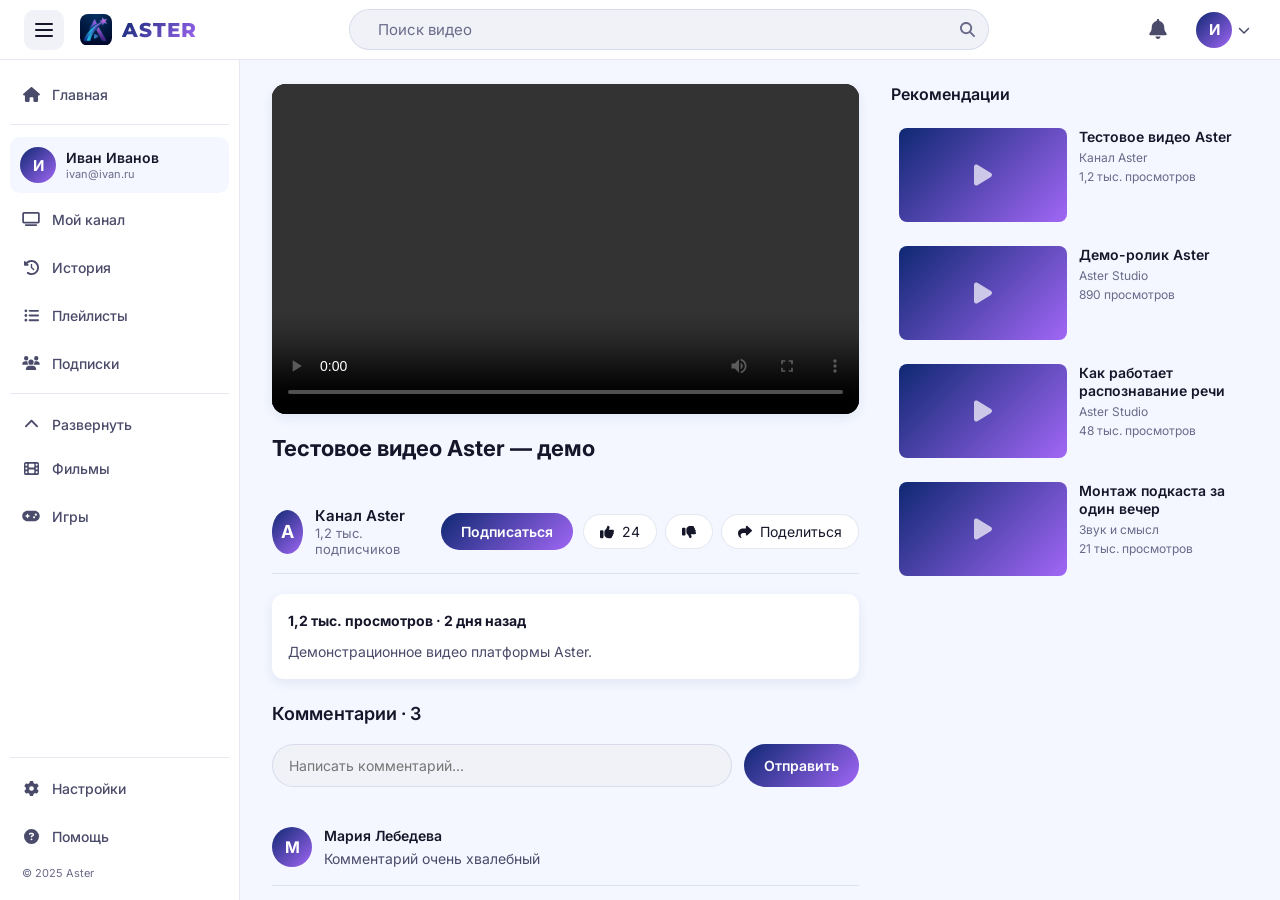
<file: watch.html>
<!DOCTYPE html>
<html lang="ru" data-theme="light">
<head>
    <meta charset="UTF-8">
    <meta name="viewport" content="width=device-width, initial-scale=1.0">
    <title>Aster — Просмотр видео</title>
    <link href="https://fonts.googleapis.com/css2?family=Inter:wght@400;500;600;700&family=Montserrat:wght@700;800&display=swap" rel="stylesheet">
    <link rel="stylesheet" href="css/icons.css">
    <link rel="stylesheet" href="css/common.css">
    <link rel="stylesheet" href="css/aster.css">    <link rel="stylesheet" href="css/watch.css">
</head>
<body>

<!-- ШАПКА -->
<header class="site-header">
    <!-- Левая часть -->
    <div class="header-left">
        <button class="burger-btn" id="burgerBtn" aria-label="Меню">
            <span></span>
            <span></span>
            <span></span>
        </button>

        <a href="aster.html" class="logo">
            <img src="assets/aster-logo.png" alt="Aster" class="logo-img">
            <span class="logo-text">ASTER</span>
        </a>
    </div>

    <!-- Поиск -->
    <div class="search-box">
        <input type="text" placeholder="Поиск видео" id="searchInput" autocomplete="off">
        <button class="search-btn" id="searchBtn" aria-label="Найти">
            <i class="fas fa-search"></i>
        </button>
    </div>

    <!-- Правая часть -->
    <div class="header-right">
        <button class="icon-btn" aria-label="Уведомления">
            <i class="fas fa-bell"></i>
        </button>

        <div class="avatar-wrapper" id="avatarWrapper">
            <div class="avatar" id="avatarBtn">A</div>
            <button class="avatar-arrow" aria-label="Открыть меню">
                <i class="fas fa-chevron-down"></i>
            </button>
        </div>
    </div>
</header>

<!-- КОНТЕНТ -->
<div class="watch-container">

    <main>
        <!-- Плеер -->
        <div class="video-wrapper">
            <video id="mainVideo" controls autoplay playsinline>
                <source src="test.mp4" type="video/mp4">
                Ваш браузер не поддерживает видео.
            </video>
        </div>

        <h1 class="video-title" id="videoTitle">Загрузка...</h1>

        <!-- Метаданные -->
        <div class="video-meta">
            <div class="channel-info">
                <div class="channel-avatar">A</div>
                <div>
                    <div class="channel-name">Канал Aster</div>
                    <div class="channel-subs">1,2 тыс. подписчиков</div>
                </div>
                <button class="btn subscribe-btn">Подписаться</button>
            </div>

            <div class="video-actions">
                <button class="btn-ghost"><i class="fas fa-thumbs-up"></i> 24</button>
                <button class="btn-ghost"><i class="fas fa-thumbs-down"></i></button>
                <button class="btn-ghost"><i class="fas fa-share"></i> Поделиться</button>
            </div>
        </div>

        <!-- Описание -->
        <div class="description">
            <strong>1,2 тыс. просмотров · 2 дня назад</strong>
            <p style="margin-top: 8px;" id="videoDescription">
                Демонстрационное видео платформы Aster.
            </p>
        </div>

        <!-- Комментарии -->
        <section class="comments-section">
            <h3>Комментарии · 3</h3>

            <div class="comment-form">
                <input type="text" placeholder="Написать комментарий...">
                <button class="btn">Отправить</button>
            </div>

            <div class="comment">
                <div class="comment-avatar">М</div>
                <div>
                    <div class="comment-author">Мария Лебедева</div>
                    <div class="comment-text">Комментарий очень хвалебный</div>
                </div>
            </div>

            <div class="comment">
                <div class="comment-avatar">Д</div>
                <div>
                    <div class="comment-author">Дмитрий Орлов</div>
                    <div class="comment-text">Отличное видео! Смотрю уже второй раз.</div>
                </div>
            </div>

            <div class="comment">
                <div class="comment-avatar">Е</div>
                <div>
                    <div class="comment-author">Елена Ким</div>
                    <div class="comment-text">Спасибо за подробное объяснение.</div>
                </div>
            </div>
        </section>
    </main>

    <!-- Рекомендации -->
    <aside class="recommendations">
        <h3>Рекомендации</h3>

        <a href="watch.html" class="rec-item">
            <div class="rec-thumb"><i class="fas fa-play"></i></div>
            <div class="rec-info">
                <div class="rec-title">Тестовое видео Aster</div>
                <div class="rec-channel">Канал Aster</div>
                <div class="rec-views">1,2 тыс. просмотров</div>
            </div>
        </a>

        <a href="watch.html" class="rec-item">
            <div class="rec-thumb"><i class="fas fa-play"></i></div>
            <div class="rec-info">
                <div class="rec-title">Демо-ролик Aster</div>
                <div class="rec-channel">Aster Studio</div>
                <div class="rec-views">890 просмотров</div>
            </div>
        </a>

        <a href="watch.html" class="rec-item">
            <div class="rec-thumb"><i class="fas fa-play"></i></div>
            <div class="rec-info">
                <div class="rec-title">Как работает распознавание речи</div>
                <div class="rec-channel">Aster Studio</div>
                <div class="rec-views">48 тыс. просмотров</div>
            </div>
        </a>

        <a href="watch.html" class="rec-item">
            <div class="rec-thumb"><i class="fas fa-play"></i></div>
            <div class="rec-info">
                <div class="rec-title">Монтаж подкаста за один вечер</div>
                <div class="rec-channel">Звук и смысл</div>
                <div class="rec-views">21 тыс. просмотров</div>
            </div>
        </a>
    </aside>

</div>

<!-- СКРИПТЫ -->
<script src="js/demo-data.js"></script>
<script src="js/common.js"></script>
<script src="js/watch.js"></script>

</body>
</html>
</file>
<file: css/icons.css>
/* общий класс для всех иконок */
.fas,
.far,
.fab,
.fa-solid,
.fa-regular {
    display: inline-block;
    width: 1em;
    height: 1em;
    background-color: currentColor;
    -webkit-mask-repeat: no-repeat;
    mask-repeat: no-repeat;
    -webkit-mask-position: center;
    mask-position: center;
    -webkit-mask-size: contain;
    mask-size: contain;
    vertical-align: -0.125em;
}



/* навигация в сайдбаре */
.fa-home            { -webkit-mask-image: url(../assets/icons/house.svg);              mask-image: url(../assets/icons/house.svg); }
.fa-tv              { -webkit-mask-image: url(../assets/icons/tv.svg);                 mask-image: url(../assets/icons/tv.svg); }
.fa-history         { -webkit-mask-image: url(../assets/icons/clock-rotate-left.svg);  mask-image: url(../assets/icons/clock-rotate-left.svg); }
.fa-list-ul         { -webkit-mask-image: url(../assets/icons/list-ul.svg);            mask-image: url(../assets/icons/list-ul.svg); }
.fa-users           { -webkit-mask-image: url(../assets/icons/users.svg);              mask-image: url(../assets/icons/users.svg); }
.fa-film            { -webkit-mask-image: url(../assets/icons/film.svg);               mask-image: url(../assets/icons/film.svg); }
.fa-gamepad         { -webkit-mask-image: url(../assets/icons/gamepad.svg);            mask-image: url(../assets/icons/gamepad.svg); }
.fa-cog             { -webkit-mask-image: url(../assets/icons/gear.svg);               mask-image: url(../assets/icons/gear.svg); }
.fa-question-circle { -webkit-mask-image: url(../assets/icons/circle-question.svg);    mask-image: url(../assets/icons/circle-question.svg); }

/* стрелки */
.fa-chevron-up      { -webkit-mask-image: url(../assets/icons/chevron-up.svg);         mask-image: url(../assets/icons/chevron-up.svg); }
.fa-chevron-down    { -webkit-mask-image: url(../assets/icons/chevron-down.svg);       mask-image: url(../assets/icons/chevron-down.svg); }

/* шапка */
.fa-bell            { -webkit-mask-image: url(../assets/icons/bell.svg);               mask-image: url(../assets/icons/bell.svg); }
.fa-search          { -webkit-mask-image: url(../assets/icons/magnifying-glass.svg);   mask-image: url(../assets/icons/magnifying-glass.svg); }

/* канал / страница автора */
.fa-circle-check    { -webkit-mask-image: url(../assets/icons/circle-check.svg);       mask-image: url(../assets/icons/circle-check.svg); }
.fa-pen             { -webkit-mask-image: url(../assets/icons/pen.svg);                mask-image: url(../assets/icons/pen.svg); }
.fa-ellipsis-h      { -webkit-mask-image: url(../assets/icons/ellipsis.svg);           mask-image: url(../assets/icons/ellipsis.svg); }
.fa-th-large        { -webkit-mask-image: url(../assets/icons/table-cells-large.svg);  mask-image: url(../assets/icons/table-cells-large.svg); }
.fa-list            { -webkit-mask-image: url(../assets/icons/list.svg);               mask-image: url(../assets/icons/list.svg); }
.fa-sliders-h       { -webkit-mask-image: url(../assets/icons/sliders.svg);            mask-image: url(../assets/icons/sliders.svg); }

/* настройки */
.fa-user-circle     { -webkit-mask-image: url(../assets/icons/circle-user.svg);        mask-image: url(../assets/icons/circle-user.svg); }
.fa-play-circle     { -webkit-mask-image: url(../assets/icons/circle-play.svg);        mask-image: url(../assets/icons/circle-play.svg); }
.fa-palette         { -webkit-mask-image: url(../assets/icons/palette.svg);            mask-image: url(../assets/icons/palette.svg); }
.fa-shield-alt      { -webkit-mask-image: url(../assets/icons/shield-halved.svg);      mask-image: url(../assets/icons/shield-halved.svg); }
.fa-image           { -webkit-mask-image: url(../assets/icons/image.svg);              mask-image: url(../assets/icons/image.svg); }
.fa-key             { -webkit-mask-image: url(../assets/icons/key.svg);                mask-image: url(../assets/icons/key.svg); }
.fa-undo            { -webkit-mask-image: url(../assets/icons/rotate-left.svg);        mask-image: url(../assets/icons/rotate-left.svg); }
.fa-cloud           { -webkit-mask-image: url(../assets/icons/cloud.svg);              mask-image: url(../assets/icons/cloud.svg); }
.fa-check           { -webkit-mask-image: url(../assets/icons/check.svg);              mask-image: url(../assets/icons/check.svg); }

/* просмотр видео */
.fa-play            { -webkit-mask-image: url(../assets/icons/play.svg);               mask-image: url(../assets/icons/play.svg); }
.fa-thumbs-up       { -webkit-mask-image: url(../assets/icons/thumbs-up.svg);          mask-image: url(../assets/icons/thumbs-up.svg); }
.fa-thumbs-down     { -webkit-mask-image: url(../assets/icons/thumbs-down.svg);        mask-image: url(../assets/icons/thumbs-down.svg); }
.fa-share           { -webkit-mask-image: url(../assets/icons/share.svg);              mask-image: url(../assets/icons/share.svg); }

.fa-xmark, .fa-times { -webkit-mask-image: url(../assets/icons/xmark.svg); mask-image: url(../assets/icons/xmark.svg); }
.fa-sparkles { -webkit-mask-image: url(../assets/icons/sparkles.svg); mask-image: url(../assets/icons/sparkles.svg); }
.fa-closed-captioning { -webkit-mask-image: url(../assets/icons/closed-captioning.svg); mask-image: url(../assets/icons/closed-captioning.svg); }
.fa-arrow-up { -webkit-mask-image: url(../assets/icons/arrow-up.svg); mask-image: url(../assets/icons/arrow-up.svg); }
.fa-plus { -webkit-mask-image: url(../assets/icons/plus.svg); mask-image: url(../assets/icons/plus.svg); }
.fa-cloud-arrow-up { -webkit-mask-image: url(../assets/icons/cloud-arrow-up.svg); mask-image: url(../assets/icons/cloud-arrow-up.svg); }
.fa-file-lines, .fa-file-text { -webkit-mask-image: url(../assets/icons/file-lines.svg); mask-image: url(../assets/icons/file-lines.svg); }
.fa-file-pen { -webkit-mask-image: url(../assets/icons/file-pen.svg); mask-image: url(../assets/icons/file-pen.svg); }
.fa-upload { -webkit-mask-image: url(../assets/icons/upload.svg); mask-image: url(../assets/icons/upload.svg); }
.fa-scissors { -webkit-mask-image: url(../assets/icons/scissors.svg); mask-image: url(../assets/icons/scissors.svg); }
</file>
<file: css/common.css>
/* ПЕРЕМЕННЫЕ */
:root {
    --sapphire: #0f2872;
    --amethyst: #a167f5;
    --gradient: linear-gradient(135deg, var(--sapphire), var(--amethyst));

    --bg-body: #f4f7ff;
    --bg-card: #ffffff;
    --bg-input: #f0f2f8;
    --bg-hover: #e8ecf5;
    --bg-header: rgba(255, 255, 255, 0.95);

    --text-primary: #16162a;
    --text-secondary: #4a4a6a;
    --text-muted: #6a6a8a;

    --border: rgba(15, 40, 114, 0.1);
    --shadow: 0 4px 12px rgba(15, 40, 114, 0.08);
}

/* БАЗА */
* {
    margin: 0;
    padding: 0;
    box-sizing: border-box;
}

body {
    font-family: 'Inter', -apple-system, BlinkMacSystemFont, 'Segoe UI', sans-serif;
    background: var(--bg-body);
    color: var(--text-primary);
    padding-top: 60px;
}

a {
    text-decoration: none;
    color: inherit;
}

/* ШАПКА */
.site-header {
    position: fixed;
    top: 0;
    left: 0;
    right: 0;
    height: 60px;
    background: var(--bg-header);
    backdrop-filter: blur(12px);
    border-bottom: 1px solid var(--border);
    display: flex;
    align-items: center;
    justify-content: space-between;
    padding: 0 24px;
    z-index: 1000;
}

.header-left {
    display: flex;
    align-items: center;
    gap: 16px;
}

.burger-btn {
    width: 40px;
    height: 40px;
    border-radius: 10px;
    border: none;
    background: var(--bg-input);
    cursor: pointer;
    display: flex;
    flex-direction: column;
    justify-content: center;
    align-items: center;
    gap: 4px;
    padding: 0;
    transition: background 0.2s;
}

.burger-btn span {
    width: 18px;
    height: 2px;
    background: var(--text-primary);
    border-radius: 2px;
    transition: 0.2s;
}

.burger-btn:hover {
    background: var(--bg-hover);
}

.logo {
    display: flex;
    align-items: center;
    gap: 10px;
}

.logo-img {
    width: 32px;
    height: 32px;
    object-fit: contain;
    display: block;
    border-radius: 8px;
}

.logo-text {
    font-family: 'Montserrat', sans-serif;
    font-weight: 800;
    font-size: 20px;
    background: var(--gradient);
    -webkit-background-clip: text;
    -webkit-text-fill-color: transparent;
    letter-spacing: 1px;
}

.search-box {
    flex: 1;
    max-width: 640px;
    margin: 0 24px;
    display: flex;
    align-items: center;
    background: var(--bg-input);
    border-radius: 40px;
    border: 1px solid var(--border);
    padding: 0 4px 0 16px;
    transition: border-color 0.2s, box-shadow 0.2s;
}

.search-box:focus-within {
    border-color: var(--amethyst);
    box-shadow: 0 0 0 3px rgba(161, 103, 245, 0.15);
}

.search-box input {
    flex: 1;
    padding: 10px 12px;
    border: none;
    background: transparent;
    color: var(--text-primary);
    font-size: 15px;
    outline: none;
    font-family: inherit;
}

.search-box input::placeholder {
    color: var(--text-muted);
}

.search-btn {
    width: 32px;
    height: 32px;
    min-width: 32px;
    border-radius: 50%;
    border: none;
    background: transparent;
    color: var(--text-muted);
    cursor: pointer;
    display: flex;
    align-items: center;
    justify-content: center;
    transition: all 0.25s ease;
    font-size: 15px;
    padding: 0;
}

.search-btn:hover {
    color: var(--amethyst);
}

.search-btn.active {
    background: var(--amethyst);
    color: #ffffff;
    box-shadow: 0 2px 10px rgba(161, 103, 245, 0.4);
}

.search-btn.active:hover {
    background: #9155e8;
    color: #ffffff;
}

.header-right {
    display: flex;
    align-items: center;
    gap: 16px;
}

.icon-btn {
    background: none;
    border: none;
    color: var(--text-secondary);
    font-size: 20px;
    cursor: pointer;
    padding: 8px;
    border-radius: 50%;
    transition: background 0.2s;
    position: relative;
}

.icon-btn:hover {
    background: var(--bg-hover);
    color: var(--text-primary);
}

.avatar-wrapper {
    display: flex;
    align-items: center;
    gap: 4px;
    cursor: pointer;
    padding: 4px;
    border-radius: 30px;
    transition: background 0.2s;
}

.avatar-wrapper:hover {
    background: var(--bg-hover);
}

.avatar {
    width: 36px;
    height: 36px;
    border-radius: 50%;
    background: var(--gradient);
    display: flex;
    align-items: center;
    justify-content: center;
    font-weight: 700;
    color: white;
    font-size: 15px;
    overflow: hidden;
}

.avatar img {
    width: 100%;
    height: 100%;
    border-radius: 50%;
    object-fit: cover;
}

.avatar-arrow {
    background: none;
    border: none;
    color: var(--text-secondary);
    cursor: pointer;
    padding: 2px;
    font-size: 12px;
    display: flex;
    align-items: center;
    transition: transform 0.2s;
}

.avatar-wrapper:hover .avatar-arrow {
    color: var(--text-primary);
}

/* КНОПКИ */
.btn {
    background: var(--gradient);
    color: white;
    border: none;
    padding: 10px 20px;
    border-radius: 30px;
    font-weight: 600;
    font-size: 14px;
    cursor: pointer;
    font-family: inherit;
    transition: opacity 0.2s;
}

.btn:hover {
    opacity: 0.9;
}

.btn-ghost {
    background: var(--bg-card);
    border: 1px solid var(--border);
    color: var(--text-primary);
    padding: 8px 16px;
    border-radius: 30px;
    font-size: 14px;
    cursor: pointer;
    display: flex;
    align-items: center;
    gap: 8px;
    font-family: inherit;
    transition: background 0.2s;
}

.btn-ghost:hover {
    background: var(--bg-hover);
}

/* АДАПТИВ */
@media (max-width: 600px) {
    .site-header {
        padding: 0 12px;
    }
    .search-box {
        margin: 0 8px;
        padding: 0 2px 0 12px;
    }
    .burger-btn {
        width: 36px;
        height: 36px;
    }
    .logo-text {
        font-size: 16px;
    }
    .icon-btn {
        font-size: 18px;
    }
    .avatar {
        width: 30px;
        height: 30px;
        font-size: 13px;
    }
}
</file>
<file: css/aster.css>
/* LAYOUT */
.aster-layout {
    display: flex;
    height: calc(100vh - 60px);
    overflow: hidden;
}

/* SIDEBAR */
.sidebar {
    width: 240px;
    flex-shrink: 0;
    background: #fff;
    border-right: 1px solid var(--border);
    display: flex;
    flex-direction: column;
    padding: 12px 10px;
    overflow-y: auto;
    overflow-x: hidden;
}

.sidebar-nav {
    display: flex;
    flex-direction: column;
    gap: 4px;
    width: 100%;
}

.nav-item {
    display: flex;
    align-items: center;
    gap: 12px;
    padding: 0 12px;
    height: 44px;
    border-radius: 10px;
    color: var(--text-secondary);
    font-size: 14px;
    font-weight: 500;
    text-decoration: none;
    background: none;
    border: none;
    cursor: pointer;
    font-family: inherit;
    transition: background 0.2s, color 0.2s;
    width: 100%;
    text-align: left;
    flex-shrink: 0;
}

.nav-item i {
    width: 18px;
    text-align: center;
    font-size: 15px;
}

.nav-item:hover {
    background: var(--bg-hover);
    color: var(--text-primary);
}

.nav-item.active {
    background: var(--gradient);
    color: #fff;
    font-weight: 600;
}
.nav-item.active:hover {
    background: var(--gradient);
    color: #fff;
}

.sidebar-divider {
    height: 1px;
    background: var(--border);
    margin: 8px 0;
    flex-shrink: 0;
}

/* Карточка пользователя */
.user-card {
    display: flex;
    align-items: center;
    gap: 10px;
    padding: 10px;
    border-radius: 10px;
    background: var(--bg-body);
    cursor: pointer;
    transition: background 0.2s;
    margin: 4px 0;
    flex-shrink: 0;
}
.user-card:hover { background: var(--bg-hover); }

.user-avatar {
    width: 36px;
    height: 36px;
    border-radius: 50%;
    background: var(--gradient);
    display: flex;
    align-items: center;
    justify-content: center;
    color: #fff;
    font-weight: 700;
    font-size: 15px;
    flex-shrink: 0;
    overflow: hidden;
}
.user-avatar img {
    width: 100%; height: 100%;
    object-fit: cover;
}

.user-info { min-width: 0; flex: 1; }
.user-name {
    font-size: 14px;
    font-weight: 600;
    color: var(--text-primary);
    white-space: nowrap;
    overflow: hidden;
    text-overflow: ellipsis;
}
.user-email {
    font-size: 11px;
    color: var(--text-muted);
    white-space: nowrap;
    overflow: hidden;
    text-overflow: ellipsis;
    margin-top: 1px;
}

.sidebar-spacer { flex: 1; min-height: 20px; }
.copyright {
    font-size: 11px;
    color: var(--text-muted);
    padding: 8px 12px;
    flex-shrink: 0;
}

/* MAIN */
.main-content {
    flex: 1;
    overflow-y: auto;
    padding: 20px 32px 28px;
    background: var(--bg-body);
    min-width: 0;
}

/* Чипы */
.chips-row {
    display: flex;
    gap: 10px;
    margin-bottom: 18px;
    overflow-x: auto;
    padding-bottom: 6px;
    scrollbar-width: thin;
}
.chips-row::-webkit-scrollbar { height: 4px; }
.chips-row::-webkit-scrollbar-thumb {
    background: var(--border);
    border-radius: 2px;
}

.chip {
    flex-shrink: 0;
    height: 36px;
    padding: 0 18px;
    border-radius: 30px;
    background: #fff;
    border: 1px solid var(--border);
    font-family: inherit;
    font-size: 13px;
    font-weight: 500;
    color: var(--text-secondary);
    cursor: pointer;
    transition: all 0.2s;
    white-space: nowrap;
}
.chip:hover { background: var(--bg-hover); color: var(--text-primary); }
.chip.active {
    background: var(--gradient);
    color: #fff;
    border-color: transparent;
    font-weight: 600;
}

/* Заголовок секции */
.section-header {
    display: flex;
    align-items: center;
    justify-content: space-between;
    margin-bottom: 18px;
}
.section-header h2 {
    font-family: 'Montserrat', sans-serif;
    font-size: 20px;
    font-weight: 700;
    color: var(--text-primary);
}
.setup-btn {
    display: flex;
    align-items: center;
    gap: 6px;
    background: none;
    border: none;
    color: var(--text-secondary);
    font-family: inherit;
    font-size: 13px;
    font-weight: 500;
    cursor: pointer;
    padding: 6px 10px;
    border-radius: 8px;
    transition: all 0.2s;
}
.setup-btn:hover {
    background: var(--bg-hover);
    color: var(--text-primary);
}
.setup-btn i { font-size: 14px; }

/* VIDEO GRID */
.video-grid {
    display: grid;
    grid-template-columns: repeat(auto-fill, minmax(260px, 1fr));
    gap: 24px 20px;
    margin-bottom: 40px;
}

.video-card {
    display: flex;
    flex-direction: column;
    gap: 10px;
    text-decoration: none;
    color: inherit;
    cursor: pointer;
}

.video-thumb {
    width: 100%;
    aspect-ratio: 16 / 9;
    border-radius: 12px;
    overflow: hidden;
    position: relative;
    background: var(--gradient);
    background-size: cover;
    background-position: center;
    background-repeat: no-repeat;
}

/* Оверлей с иконкой play при ховере */
.video-thumb::after {
    content: '\f04b';
    font-family: 'Font Awesome 6 Free';
    font-weight: 900;
    position: absolute;
    inset: 0;
    display: flex;
    align-items: center;
    justify-content: center;
    color: #fff;
    font-size: 26px;
    text-shadow: 0 2px 8px rgba(0, 0, 0, 0.4);
    opacity: 0;
    transition: opacity 0.25s;
    background: rgba(0, 0, 0, 0.18);
    z-index: 1;
}
.video-card:hover .video-thumb::after { opacity: 1; }

.video-duration {
    position: absolute;
    bottom: 8px;
    right: 8px;
    background: rgba(6, 11, 25, 0.8);
    color: #fff;
    padding: 3px 7px;
    border-radius: 6px;
    font-size: 11px;
    font-weight: 600;
    z-index: 3;
    font-variant-numeric: tabular-nums;
    letter-spacing: 0.2px;
}

.video-progress {
    position: absolute;
    bottom: 0;
    left: 0;
    right: 0;
    height: 4px;
    background: rgba(255, 255, 255, 0.25);
    z-index: 2;
}
.video-progress span {
    display: block;
    height: 100%;
    background: var(--gradient);
}

.video-title {
    font-size: 15px;
    font-weight: 600;
    line-height: 20px;
    color: var(--text-primary);
    display: -webkit-box;
    -webkit-line-clamp: 2;
    -webkit-box-orient: vertical;
    overflow: hidden;
    margin: 0;
    min-height: 40px;
}

.video-meta {
    display: flex;
    align-items: center;
    gap: 10px;
    min-width: 0;
}

.channel-avatar-sm {
    width: 28px;
    height: 28px;
    border-radius: 50%;
    background: var(--gradient);
    display: flex;
    align-items: center;
    justify-content: center;
    color: #fff;
    font-weight: 700;
    font-size: 12px;
    flex-shrink: 0;
    overflow: hidden;
}

.video-meta-info {
    min-width: 0;
    flex: 1;
}
.channel-name-sm {
    font-size: 13px;
    font-weight: 500;
    color: var(--text-secondary);
    white-space: nowrap;
    overflow: hidden;
    text-overflow: ellipsis;
}
.video-stats {
    font-size: 12px;
    color: var(--text-muted);
    white-space: nowrap;
    overflow: hidden;
    text-overflow: ellipsis;
    margin-top: 2px;
}

/* АДАПТИВ */
@media (max-width: 1024px) {
    .sidebar { width: 200px; }
    .main-content { padding: 16px 20px 24px; }
}

@media (max-width: 768px) {
    .sidebar { display: none; }
    .main-content { padding: 12px 12px 20px; }
    .video-grid {
        grid-template-columns: repeat(auto-fill, minmax(200px, 1fr));
        gap: 16px 12px;
    }
}
</file>
<file: css/channel.css>
/* баннер канала */
.channel-banner {
    width: 100%;
    height: 240px;
    border-radius: 16px;
    margin-bottom: 24px;
    position: relative;
    overflow: hidden;
    background: var(--gradient);
    box-shadow: var(--shadow);
}

/* лёгкий блик сверху-слева, чтобы фон не был плоским */
.channel-banner::after {
    content: '';
    position: absolute;
    inset: 0;
    background: radial-gradient(circle at 25% 30%, rgba(255,255,255,0.18), transparent 60%);
    pointer-events: none;
}


/* шапка: аватар + имя + кнопки */
.channel-header {
    display: flex;
    align-items: flex-start;
    gap: 24px;
    margin-bottom: 28px;
    flex-wrap: wrap;
}

.channel-avatar-big {
    width: 104px;
    height: 104px;
    border-radius: 50%;
    background: var(--gradient);
    display: flex;
    align-items: center;
    justify-content: center;
    color: #fff;
    font-weight: 700;
    font-size: 40px;
    flex-shrink: 0;
    overflow: hidden;
    border: 4px solid #fff;
    box-shadow: 0 4px 14px rgba(15, 40, 114, 0.12);
}

.channel-avatar-big img {
    width: 100%;
    height: 100%;
    object-fit: cover;
    display: block;
}

.channel-info-block {
    flex: 1;
    min-width: 240px;
    padding-top: 6px;
}

.channel-name-row {
    display: flex;
    align-items: center;
    gap: 10px;
    margin-bottom: 8px;
}

.channel-name {
    font-family: 'Montserrat', sans-serif;
    font-size: 28px;
    font-weight: 700;
    color: var(--text-primary);
    margin: 0;
    line-height: 1.15;
}

.verified-icon {
    color: var(--amethyst);
    font-size: 20px;
}

.channel-meta {
    font-size: 14px;
    color: var(--text-secondary);
    margin-bottom: 10px;
}

.channel-description {
    font-size: 14px;
    color: var(--text-secondary);
    line-height: 1.5;
    max-width: 640px;
}

.channel-actions {
    display: flex;
    align-items: center;
    gap: 10px;
    padding-top: 6px;
    flex-shrink: 0;
}


/* кнопка "Подписаться" */
.btn-subscribe {
    display: flex;
    align-items: center;
    gap: 8px;
    height: 44px;
    padding: 0 22px;
    border-radius: 30px;
    border: none;
    background: var(--gradient);
    color: #fff;
    font-family: inherit;
    font-size: 14px;
    font-weight: 600;
    cursor: pointer;
    box-shadow: 0 8px 22px rgba(161, 103, 245, 0.25);
    transition: transform 0.2s, opacity 0.2s, background 0.2s;
    white-space: nowrap;
}

.btn-subscribe:hover {
    opacity: 0.92;
    transform: translateY(-1px);
}

/* состояние после подписки */
.btn-subscribe.subscribed {
    background: #fff;
    color: var(--text-primary);
    border: 1px solid var(--border);
    box-shadow: none;
}

/* кнопка "Написать" */
.btn-ghost-outline {
    display: flex;
    align-items: center;
    gap: 8px;
    height: 44px;
    padding: 0 20px;
    border-radius: 30px;
    border: 1px solid var(--border);
    background: #fff;
    color: var(--text-primary);
    font-family: inherit;
    font-size: 14px;
    font-weight: 600;
    cursor: pointer;
    transition: background 0.2s;
    white-space: nowrap;
}

.btn-ghost-outline:hover {
    background: var(--bg-hover);
}

/* квадратная кнопка с тремя точками */
.btn-icon-square {
    width: 44px;
    height: 44px;
    border-radius: 12px;
    border: 1px solid var(--border);
    background: #fff;
    color: var(--text-secondary);
    cursor: pointer;
    display: flex;
    align-items: center;
    justify-content: center;
    transition: background 0.2s, color 0.2s;
    font-size: 16px;
}

.btn-icon-square:hover {
    background: var(--bg-hover);
    color: var(--text-primary);
}


/* табы Видео / Плейлисты / О канале / Сообщество */
.channel-tabs {
    display: flex;
    gap: 32px;
    border-bottom: 1px solid var(--border);
    margin-bottom: 24px;
    padding: 0 4px;
    overflow-x: auto;
}

.channel-tab {
    background: none;
    border: none;
    padding: 12px 0;
    font-family: inherit;
    font-size: 15px;
    font-weight: 500;
    color: var(--text-secondary);
    cursor: pointer;
    position: relative;
    transition: color 0.2s;
    white-space: nowrap;
    flex-shrink: 0;
}

.channel-tab:hover {
    color: var(--text-primary);
}

.channel-tab.active {
    color: var(--text-primary);
    font-weight: 600;
}

/* подчёркивание под активным табом */
.channel-tab.active::after {
    content: '';
    position: absolute;
    left: 0;
    right: 0;
    bottom: -1px;
    height: 3px;
    border-radius: 2px;
    background: var(--gradient);
}


/* панели табов — по умолчанию скрыты, показывается только .active */
.tab-panel {
    display: none;
    margin-bottom: 40px;
}

.tab-panel.active {
    display: block;
}


/* панель над сеткой: сортировка + переключатель вида */
.videos-toolbar {
    display: flex;
    align-items: center;
    justify-content: space-between;
    margin-bottom: 20px;
    gap: 16px;
    flex-wrap: wrap;
}

.sort-chips {
    display: flex;
    gap: 8px;
    overflow-x: auto;
}

.view-toggle {
    display: flex;
    gap: 4px;
    background: #fff;
    border: 1px solid var(--border);
    border-radius: 10px;
    padding: 3px;
    flex-shrink: 0;
}

.view-btn {
    width: 36px;
    height: 32px;
    border-radius: 7px;
    border: none;
    background: transparent;
    color: var(--text-secondary);
    cursor: pointer;
    display: flex;
    align-items: center;
    justify-content: center;
    transition: background 0.2s, color 0.2s;
    font-size: 14px;
}

.view-btn:hover {
    color: var(--text-primary);
}

.view-btn.active {
    background: var(--gradient);
    color: #fff;
}


/* режим списка — карточка в строку */
.video-grid.list-view {
    grid-template-columns: 1fr;
    gap: 12px;
}

.video-grid.list-view .video-card {
    display: grid;
    grid-template-columns: 220px 1fr;
    gap: 16px;
    align-items: center;
    background: #fff;
    border-radius: 12px;
    padding: 10px;
    transition: background 0.2s;
}

.video-grid.list-view .video-card:hover {
    background: var(--bg-hover);
}

.video-grid.list-view .video-thumb {
    margin-bottom: 0;
}

.video-grid.list-view .video-title {
    min-height: 0;
}

/* блок с названием и статистикой, чтобы в обоих режимах лежал одинаково */
.video-info {
    display: flex;
    flex-direction: column;
    gap: 4px;
}


/* заглушка "в разработке" */
.empty-state {
    text-align: center;
    padding: 80px 20px;
    color: var(--text-secondary);
}

.empty-state i {
    font-size: 48px;
    color: var(--text-muted);
    margin-bottom: 16px;
    display: block;
}

.empty-state h3 {
    font-size: 18px;
    font-weight: 600;
    color: var(--text-primary);
}


/* блоки на табе "О канале" */
.about-block {
    background: #fff;
    border-radius: 12px;
    padding: 20px 24px;
    margin-bottom: 16px;
    box-shadow: var(--shadow);
}

.about-block h3 {
    font-size: 15px;
    font-weight: 600;
    color: var(--text-primary);
    margin-bottom: 8px;
}

.about-block p {
    font-size: 14px;
    color: var(--text-secondary);
    line-height: 1.6;
}


/* адаптив */
@media (max-width: 1024px) {
    .channel-banner { height: 180px; }
    .channel-avatar-big { width: 88px; height: 88px; font-size: 32px; }
    .channel-name { font-size: 24px; }
}

@media (max-width: 768px) {
    .channel-header { flex-direction: column; gap: 16px; }
    .channel-actions { padding-top: 0; }
    .video-grid.list-view .video-card {
        grid-template-columns: 160px 1fr;
    }
}
</file>
<file: css/search.css>
/* Страница поиска */
.search-page {
    padding: 24px 32px 28px;
}

.search-title {
    font-family: 'Montserrat', sans-serif;
    font-size: 32px;
    font-weight: 800;
    color: var(--text-primary);
    margin-bottom: 20px;
    line-height: 1.15;
}

/* Строка поиска с запросом */
.search-header-row {
    display: flex;
    align-items: center;
    gap: 16px;
    margin-bottom: 20px;
    flex-wrap: wrap;
}

.search-query-box {
    display: flex;
    align-items: center;
    gap: 10px;
    height: 44px;
    padding: 0 18px;
    background: #fff;
    border: 1px solid var(--border);
    border-radius: 30px;
    min-width: 260px;
    font-size: 15px;
    font-weight: 600;
    color: var(--text-primary);
}

    .search-query-box i {
        color: var(--text-secondary);
        font-size: 14px;
    }

.search-clear {
    background: none;
    border: none;
    color: var(--text-muted);
    cursor: pointer;
    padding: 4px;
    margin-left: 4px;
    font-size: 13px;
    transition: color 0.2s;
}

    .search-clear:hover {
        color: var(--text-primary);
    }

.smart-search-badge {
    display: inline-flex;
    align-items: center;
    gap: 6px;
    height: 32px;
    padding: 0 14px;
    background: rgba(161, 103, 245, 0.1);
    border-radius: 30px;
    font-size: 13px;
    font-weight: 600;
    color: var(--amethyst);
}

.search-stats {
    font-size: 14px;
    color: var(--text-secondary);
    display: inline-flex;
    gap: 8px;
    align-items: center;
}

.search-stats-dot {
    color: var(--text-muted);
}

.search-stats-accent {
    font-weight: 600;
    color: var(--amethyst);
}

/* Табы + сортировка */
.search-toolbar {
    display: flex;
    align-items: center;
    justify-content: space-between;
    gap: 16px;
    margin-bottom: 20px;
    flex-wrap: wrap;
}

.search-tabs {
    display: flex;
    gap: 6px;
    padding: 4px;
    background: #fff;
    border: 1px solid var(--border);
    border-radius: 30px;
    overflow-x: auto;
}

.search-tab {
    padding: 8px 18px;
    border-radius: 30px;
    border: none;
    background: transparent;
    color: var(--text-secondary);
    font-family: inherit;
    font-size: 14px;
    font-weight: 500;
    cursor: pointer;
    white-space: nowrap;
    transition: all 0.2s;
}

    .search-tab:hover {
        color: var(--text-primary);
    }

    .search-tab.active {
        background: var(--gradient);
        color: #fff;
        font-weight: 600;
    }

.search-sort {
    display: inline-flex;
    align-items: center;
    gap: 8px;
    height: 36px;
    padding: 0 16px;
    background: transparent;
    border: 1px solid var(--border);
    border-radius: 30px;
    font-family: inherit;
    font-size: 13px;
    font-weight: 500;
    color: var(--text-secondary);
    cursor: pointer;
    transition: all 0.2s;
}

    .search-sort:hover {
        background: var(--bg-hover);
        color: var(--text-primary);
    }

/* Карточка "Совпадение в субтитрах" */
.subtitle-match-card {
    display: flex;
    align-items: center;
    gap: 16px;
    padding: 20px;
    background: #fff;
    border: 1px solid rgba(161, 103, 245, 0.2);
    border-radius: 14px;
    box-shadow: 0 8px 22px rgba(161, 103, 245, 0.1);
    margin-bottom: 24px;
    flex-wrap: wrap;
}

.subtitle-match-icon {
    width: 48px;
    height: 48px;
    border-radius: 12px;
    background: rgba(161, 103, 245, 0.1);
    display: flex;
    align-items: center;
    justify-content: center;
    color: var(--amethyst);
    font-size: 20px;
    flex-shrink: 0;
}

.subtitle-match-body {
    flex: 1;
    min-width: 240px;
}

.subtitle-match-meta {
    display: flex;
    align-items: center;
    gap: 10px;
    margin-bottom: 6px;
}

.subtitle-match-label {
    font-size: 12px;
    font-weight: 600;
    color: var(--amethyst);
    background: rgba(161, 103, 245, 0.1);
    padding: 3px 8px;
    border-radius: 6px;
}

.subtitle-match-time {
    font-size: 13px;
    font-weight: 600;
    color: var(--text-secondary);
}

.subtitle-match-quote {
    font-size: 15px;
    font-weight: 600;
    color: var(--text-primary);
    line-height: 1.4;
    margin-bottom: 4px;
}

.subtitle-match-source {
    font-size: 13px;
    color: var(--text-muted);
}

.btn-match-jump {
    display: inline-flex;
    align-items: center;
    gap: 8px;
    height: 40px;
    padding: 0 18px;
    border-radius: 30px;
    border: none;
    background: var(--gradient);
    color: #fff;
    font-family: inherit;
    font-size: 13px;
    font-weight: 600;
    cursor: pointer;
    box-shadow: 0 8px 20px rgba(161, 103, 245, 0.25);
    transition: all 0.2s;
    flex-shrink: 0;
}

    .btn-match-jump:hover {
        transform: translateY(-1px);
        box-shadow: 0 12px 24px rgba(161, 103, 245, 0.35);
    }

/* Спиннер */
.search-loading {
    display: flex;
    align-items: center;
    justify-content: center;
    gap: 10px;
    padding: 20px;
    font-size: 13px;
    color: var(--text-secondary);
}

.spinner {
    width: 18px;
    height: 18px;
    border: 2px solid rgba(161, 103, 245, 0.2);
    border-top-color: var(--amethyst);
    border-radius: 50%;
    animation: spin 0.8s linear infinite;
}

@keyframes spin {
    to {
        transform: rotate(360deg);
    }
}

/* Адаптив */
@media (max-width: 900px) {
    .search-page {
        padding: 16px 16px 24px;
    }

    .search-title {
        font-size: 24px;
    }

    .search-tabs {
        overflow-x: auto;
        flex-wrap: nowrap;
    }
}
</file>
<file: css/settings.css>
/* страница настроек — общий контейнер */
.settings-page {
    padding: 24px 32px 0;
    display: flex;
    flex-direction: column;
    min-height: 100%;
}

.settings-title {
    font-family: 'Montserrat', sans-serif;
    font-size: 32px;
    font-weight: 800;
    color: var(--text-primary);
    margin-bottom: 24px;
    line-height: 1.15;
}

/* слева узкое меню, справа карточки */
.settings-layout {
    display: grid;
    grid-template-columns: 220px 1fr;
    gap: 24px;
    margin-bottom: 100px;
}


/* левое меню: Аккаунт, Воспроизведение, Интерфейс и т.д. */
.settings-nav {
    background: #fff;
    border-radius: 12px;
    border: 1px solid var(--border);
    padding: 8px;
    align-self: start;
    display: flex;
    flex-direction: column;
    gap: 2px;
    position: sticky;
    top: 12px;
}

.settings-nav-item {
    display: flex;
    align-items: center;
    gap: 10px;
    height: 40px;
    padding: 0 12px;
    border-radius: 8px;
    border: none;
    background: transparent;
    color: var(--text-secondary);
    font-family: inherit;
    font-size: 14px;
    font-weight: 500;
    cursor: pointer;
    text-align: left;
    transition: background 0.2s, color 0.2s;
    width: 100%;
}

.settings-nav-item i {
    width: 18px;
    text-align: center;
    font-size: 15px;
}

.settings-nav-item:hover {
    background: var(--bg-hover);
    color: var(--text-primary);
}

.settings-nav-item.active {
    background: rgba(15, 40, 114, 0.08);
    color: var(--sapphire);
    font-weight: 600;
}


/* панели: показываем только активную */
.settings-panels { min-width: 0; }
.settings-panel { display: none; }
.settings-panel.active { display: block; }


/* карточка-блок в правой части */
.settings-card {
    background: #fff;
    border-radius: 12px;
    border: 1px solid var(--border);
    padding: 24px;
    box-shadow: 0 8px 22px rgba(15, 40, 114, 0.06);
    display: flex;
    flex-direction: column;
    gap: 20px;
    margin-bottom: 20px;
}

.settings-card-header h2 {
    font-family: 'Montserrat', sans-serif;
    font-size: 18px;
    font-weight: 700;
    color: var(--text-primary);
    margin: 0 0 6px;
}

.settings-card-header p {
    font-size: 13px;
    color: var(--text-secondary);
    line-height: 1.55;
    margin: 0;
}


/* строка с аватаром */
.settings-avatar-row {
    display: flex;
    align-items: center;
    gap: 16px;
    flex-wrap: wrap;
}

.settings-avatar {
    width: 72px;
    height: 72px;
    border-radius: 50%;
    background: var(--gradient);
    display: flex;
    align-items: center;
    justify-content: center;
    color: #fff;
    font-weight: 700;
    font-size: 28px;
    flex-shrink: 0;
    overflow: hidden;
}

.settings-avatar img {
    width: 100%;
    height: 100%;
    object-fit: cover;
    display: block;
}

.settings-user-block {
    flex: 1;
    min-width: 180px;
}

.settings-user-name {
    font-size: 16px;
    font-weight: 600;
    color: var(--text-primary);
    margin-bottom: 4px;
}

.settings-user-sub {
    font-size: 13px;
    color: var(--text-secondary);
}


/* маленькие pill-кнопки */
.btn-outline-sm,
.btn-pill-sm {
    display: inline-flex;
    align-items: center;
    gap: 8px;
    height: 40px;
    padding: 0 16px;
    border-radius: 30px;
    border: 1px solid var(--border);
    background: #fff;
    color: var(--text-primary);
    font-family: inherit;
    font-size: 13px;
    font-weight: 600;
    cursor: pointer;
    transition: background 0.2s, color 0.2s, border-color 0.2s;
    white-space: nowrap;
}

.btn-outline-sm:hover,
.btn-pill-sm:hover {
    background: var(--bg-hover);
    border-color: rgba(15, 40, 114, 0.2);
}

.btn-pill-sm {
    border: none;
    background: rgba(15, 40, 114, 0.08);
    color: var(--sapphire);
}

.btn-pill-sm:hover {
    background: rgba(15, 40, 114, 0.14);
}


/* два поля в ряд */
.settings-field-row {
    display: grid;
    grid-template-columns: 1fr 1fr;
    gap: 16px;
}

.settings-field label {
    display: block;
    font-size: 13px;
    font-weight: 600;
    color: var(--text-primary);
    margin-bottom: 6px;
}

.settings-field .input {
    width: 100%;
    height: 44px;
    padding: 0 14px;
    background: var(--bg-input);
    border: 1px solid var(--border);
    border-radius: 10px;
    color: var(--text-primary);
    font-family: inherit;
    font-size: 14px;
    outline: none;
    transition: border-color 0.2s, box-shadow 0.2s;
    box-sizing: border-box;
}

.settings-field .input:focus {
    border-color: var(--amethyst);
    box-shadow: 0 0 0 3px rgba(161, 103, 245, 0.15);
}

.settings-field .input::placeholder {
    color: var(--text-muted);
}


/* тонкая линия-разделитель */
.settings-divider {
    height: 1px;
    background: var(--border);
    margin: 4px 0;
}


/* строка с паролем */
.settings-password-row {
    display: flex;
    align-items: center;
    justify-content: space-between;
    gap: 16px;
    flex-wrap: wrap;
}

.settings-password-title {
    font-size: 14px;
    font-weight: 600;
    color: var(--text-primary);
    margin-bottom: 3px;
}

.settings-password-sub {
    font-size: 13px;
    color: var(--text-secondary);
}


/* строки с переключателями и селектами */
.settings-row {
    display: flex;
    align-items: center;
    justify-content: space-between;
    gap: 16px;
    padding: 14px 0;
    border-bottom: 1px solid var(--border);
}

.settings-row:last-child {
    border-bottom: none;
}

.settings-row-info {
    flex: 1;
    min-width: 0;
}

.settings-row-title {
    font-size: 14px;
    font-weight: 600;
    color: var(--text-primary);
    margin-bottom: 3px;
}

.settings-row-desc {
    font-size: 12px;
    color: var(--text-secondary);
    line-height: 1.4;
}

.settings-row-block {
    display: flex;
    flex-direction: column;
    gap: 10px;
}


/* кастомный тумблер вместо чекбокса */
.toggle {
    position: relative;
    display: inline-block;
    width: 40px;
    height: 22px;
    flex-shrink: 0;
}

.toggle input {
    opacity: 0;
    width: 0;
    height: 0;
}

.toggle-slider {
    position: absolute;
    inset: 0;
    background: #c9cee0;
    border-radius: 22px;
    cursor: pointer;
    transition: background 0.25s;
}

.toggle-slider::before {
    content: '';
    position: absolute;
    height: 18px;
    width: 18px;
    left: 2px;
    top: 2px;
    background: #fff;
    border-radius: 50%;
    transition: transform 0.25s;
    box-shadow: 0 1px 3px rgba(0, 0, 0, 0.2);
}

.toggle input:checked + .toggle-slider {
    background: var(--gradient);
}

.toggle input:checked + .toggle-slider::before {
    transform: translateX(18px);
}



.select {
    height: 40px;
    padding: 0 36px 0 14px;
    border-radius: 10px;
    border: 1px solid var(--border);
    background: #fff url("data:image/svg+xml;utf8,%3Csvg%20xmlns%3D'http%3A%2F%2Fwww.w3.org%2F2000%2Fsvg'%20width%3D'14'%20height%3D'14'%20viewBox%3D'0%200%2024%2024'%20fill%3D'none'%20stroke%3D'%234a4a6a'%20stroke-width%3D'2'%3E%3Cpolyline%20points%3D'6%209%2012%2015%2018%209'%2F%3E%3C%2Fsvg%3E") no-repeat right 12px center;
    background-size: 14px;
    color: var(--text-primary);
    font-family: inherit;
    font-size: 13px;
    font-weight: 500;
    cursor: pointer;
    outline: none;
    transition: border-color 0.2s;
    appearance: none;
    -webkit-appearance: none;
    min-width: 110px;
}

.select:focus {
    border-color: var(--amethyst);
}


/* выбор темы — три карточки с мини-превью */
.theme-cards {
    display: flex;
    gap: 12px;
    flex-wrap: wrap;
}

.theme-card {
    width: 170px;
    height: 118px;
    padding: 10px;
    border-radius: 10px;
    border: 1px solid var(--border);
    background: #fff;
    cursor: pointer;
    display: flex;
    flex-direction: column;
    gap: 8px;
    transition: border-color 0.2s, box-shadow 0.2s;
    font-family: inherit;
}

.theme-card:hover {
    border-color: rgba(161, 103, 245, 0.4);
}

.theme-card.active {
    border: 2px solid var(--amethyst);
    padding: 9px;
}

/* само превью темы — две "полоски" имитируют интерфейс */
.theme-preview {
    width: 100%;
    height: 58px;
    border-radius: 6px;
    position: relative;
    overflow: hidden;
    background: #f4f7ff;
}

.theme-preview::before,
.theme-preview::after {
    content: '';
    position: absolute;
    border-radius: 3px;
}

.theme-preview::before {
    top: 8px;
    left: 8px;
    right: 8px;
    height: 12px;
    background: #fff;
}

.theme-preview::after {
    top: 26px;
    left: 8px;
    width: 60px;
    height: 8px;
    background: var(--sapphire);
}

.theme-dark {
    background: #060b19;
}

.theme-dark::before { background: #111a35; }
.theme-dark::after  { background: var(--amethyst); }

.theme-system {
    background: linear-gradient(90deg, #f4f7ff 50%, #060b19 50%);
}

.theme-system::before {
    background: linear-gradient(90deg, #fff 50%, #111a35 50%);
}

.theme-system::after {
    background: linear-gradient(90deg, var(--sapphire) 50%, var(--amethyst) 50%);
}

.theme-label {
    display: flex;
    align-items: center;
    justify-content: space-between;
    font-size: 13px;
    font-weight: 600;
    color: var(--text-primary);
    padding: 0 2px;
}

.theme-label i {
    display: none;
    color: var(--amethyst);
    font-size: 14px;
}

.theme-card.active .theme-label i {
    display: inline-block;
}


/* заглушка для разделов "в разработке" */
.empty-state {
    text-align: center;
    padding: 80px 20px;
    color: var(--text-secondary);
    background: #fff;
    border-radius: 12px;
    border: 1px solid var(--border);
}

.empty-state i {
    font-size: 48px;
    color: var(--text-muted);
    margin-bottom: 16px;
    display: block;
}

.empty-state h3 {
    font-size: 18px;
    font-weight: 600;
    color: var(--text-primary);
    margin: 0;
}


/* нижняя панель с кнопками Сохранить / Сбросить */
.settings-footer {
    position: sticky;
    bottom: 0;
    margin: 0 -32px;
    padding: 14px 32px;
    background: #fff;
    border-top: 1px solid var(--border);
    display: flex;
    align-items: center;
    justify-content: space-between;
    gap: 16px;
    flex-wrap: wrap;
    z-index: 10;
}

.settings-footer-info {
    display: flex;
    align-items: center;
    gap: 10px;
    font-size: 13px;
    color: var(--text-secondary);
}

.settings-footer-info i {
    color: var(--amethyst);
    font-size: 16px;
}

.settings-footer-actions {
    display: flex;
    gap: 10px;
    flex-wrap: wrap;
}

.btn-pill-outline,
.btn-pill-gradient {
    display: inline-flex;
    align-items: center;
    gap: 8px;
    height: 42px;
    padding: 0 20px;
    border-radius: 30px;
    font-family: inherit;
    font-size: 13px;
    font-weight: 600;
    cursor: pointer;
    transition: all 0.2s;
    white-space: nowrap;
    border: 1px solid var(--border);
    background: #fff;
    color: var(--text-primary);
}

.btn-pill-outline:hover {
    background: var(--bg-hover);
}

.btn-pill-gradient {
    border: none;
    background: var(--gradient);
    color: #fff;
    box-shadow: 0 8px 20px rgba(161, 103, 245, 0.25);
}

.btn-pill-gradient:hover {
    transform: translateY(-1px);
    box-shadow: 0 12px 24px rgba(161, 103, 245, 0.35);
}


/* адаптив */
@media (max-width: 900px) {
    .settings-layout {
        grid-template-columns: 1fr;
    }
    .settings-nav {
        position: static;
        flex-direction: row;
        overflow-x: auto;
        gap: 6px;
    }
    .settings-nav-item {
        flex-shrink: 0;
        width: auto;
        padding: 0 14px;
    }
    .settings-field-row {
        grid-template-columns: 1fr;
    }
    .settings-page {
        padding: 16px 16px 0;
    }
    .settings-footer {
        margin: 0 -16px;
        padding: 12px 16px;
    }
}
</file>
<file: css/studio.css>
/* Студия */
.studio-page {
    padding: 24px 32px 28px;
}

.studio-header {
    display: flex;
    align-items: flex-start;
    justify-content: space-between;
    gap: 20px;
    margin-bottom: 20px;
    flex-wrap: wrap;
}

.studio-title {
    font-family: 'Montserrat', sans-serif;
    font-size: 32px;
    font-weight: 800;
    color: var(--text-primary);
    margin-bottom: 6px;
    line-height: 1.15;
}

.studio-subtitle {
    font-size: 14px;
    color: var(--text-secondary);
}

.studio-header-actions {
    display: flex;
    gap: 10px;
    align-items: center;
}

.btn-create-video {
    display: inline-flex;
    align-items: center;
    gap: 8px;
    height: 44px;
    padding: 0 22px;
    border-radius: 30px;
    border: none;
    background: var(--gradient);
    color: #fff;
    font-family: inherit;
    font-size: 14px;
    font-weight: 600;
    cursor: pointer;
    box-shadow: 0 8px 22px rgba(161, 103, 245, 0.25);
    transition: all 0.2s;
}

    .btn-create-video:hover {
        transform: translateY(-1px);
    }

.btn-icon-square {
    width: 44px;
    height: 44px;
    border-radius: 12px;
    border: 1px solid var(--border);
    background: #fff;
    color: var(--text-secondary);
    cursor: pointer;
    display: flex;
    align-items: center;
    justify-content: center;
    font-size: 16px;
    transition: all 0.2s;
}

    .btn-icon-square:hover {
        background: var(--bg-hover);
        color: var(--text-primary);
    }

/* Табы */
.studio-tabs {
    display: inline-flex;
    gap: 4px;
    padding: 5px;
    background: #fff;
    border: 1px solid var(--border);
    border-radius: 30px;
    margin-bottom: 24px;
    overflow-x: auto;
}

.studio-tab {
    padding: 8px 20px;
    border-radius: 30px;
    border: none;
    background: transparent;
    color: var(--text-secondary);
    font-family: inherit;
    font-size: 14px;
    font-weight: 500;
    cursor: pointer;
    white-space: nowrap;
    transition: all 0.2s;
}

    .studio-tab:hover {
        color: var(--text-primary);
    }

    .studio-tab.active {
        background: var(--gradient);
        color: #fff;
        font-weight: 600;
    }

/* Панели */
.studio-panel {
    display: none;
}

    .studio-panel.active {
        display: block;
    }

/* Метрики */
.metrics-row {
    display: grid;
    grid-template-columns: repeat(3, 1fr);
    gap: 16px;
    margin-bottom: 20px;
}

.metric-card {
    background: #fff;
    border: 1px solid var(--border);
    border-radius: 12px;
    padding: 18px 20px;
    box-shadow: 0 8px 22px rgba(15, 40, 114, 0.07);
}

.metric-label {
    font-size: 13px;
    color: var(--text-secondary);
    font-weight: 500;
    margin-bottom: 8px;
}

.metric-value {
    font-family: 'Montserrat', sans-serif;
    font-size: 26px;
    font-weight: 800;
    color: var(--text-primary);
    line-height: 1.1;
    margin-bottom: 8px;
}

.metric-trend {
    display: inline-flex;
    align-items: center;
    gap: 6px;
    font-size: 12px;
    font-weight: 600;
    color: #1E9E6A;
}

    .metric-trend i {
        font-size: 12px;
    }

/* Карточки студии */
.studio-card {
    background: #fff;
    border: 1px solid var(--border);
    border-radius: 12px;
    padding: 20px;
    box-shadow: 0 8px 22px rgba(15, 40, 114, 0.07);
    margin-bottom: 20px;
}

.studio-card-header {
    display: flex;
    align-items: center;
    justify-content: space-between;
    margin-bottom: 16px;
    gap: 12px;
    flex-wrap: wrap;
}

    .studio-card-header h2 {
        font-family: 'Montserrat', sans-serif;
        font-size: 16px;
        font-weight: 700;
        color: var(--text-primary);
    }

.link-all {
    font-size: 13px;
    font-weight: 600;
    color: var(--amethyst);
    text-decoration: none;
    transition: opacity 0.2s;
}

    .link-all:hover {
        opacity: 0.7;
    }

/* График */
.chart-tabs {
    display: flex;
    gap: 4px;
}

.chart-tab {
    padding: 6px 14px;
    border-radius: 30px;
    border: none;
    background: transparent;
    color: var(--text-secondary);
    font-family: inherit;
    font-size: 12px;
    font-weight: 500;
    cursor: pointer;
    transition: all 0.2s;
}

    .chart-tab.active {
        background: rgba(15, 40, 114, 0.08);
        color: var(--sapphire);
        font-weight: 600;
    }

.chart-placeholder {
    position: relative;
}

.chart-svg {
    width: 100%;
    height: 150px;
    display: block;
}

.chart-dates {
    display: flex;
    justify-content: space-between;
    font-size: 11px;
    color: var(--text-muted);
    margin-top: 8px;
}

/* Топ видео */
.top-videos-list {
    display: flex;
    flex-direction: column;
    gap: 12px;
}

.top-video-item {
    display: grid;
    grid-template-columns: 1fr 200px;
    gap: 12px;
    align-items: center;
}

.top-video-info {
    display: flex;
    justify-content: space-between;
    align-items: center;
    gap: 12px;
}

.top-video-title {
    font-size: 13px;
    font-weight: 500;
    color: var(--text-primary);
}

.top-video-count {
    font-size: 12px;
    font-weight: 600;
    color: var(--text-secondary);
    white-space: nowrap;
}

.progress-bar {
    height: 8px;
    background: var(--bg-input);
    border-radius: 4px;
    overflow: hidden;
}

    .progress-bar span {
        display: block;
        height: 100%;
        background: var(--gradient);
        border-radius: 4px;
    }

/* Таблица видео */
.videos-table {
    display: flex;
    flex-direction: column;
}

.videos-table-head {
    display: grid;
    grid-template-columns: 1fr 120px 100px 80px 100px;
    gap: 16px;
    padding: 10px 14px;
    background: var(--bg-input);
    border-radius: 8px;
    font-size: 12px;
    font-weight: 600;
    color: var(--text-secondary);
    text-transform: uppercase;
    letter-spacing: 0.5px;
    margin-bottom: 6px;
}

.videos-table-row {
    display: grid;
    grid-template-columns: 1fr 120px 100px 80px 100px;
    gap: 16px;
    padding: 12px 14px;
    align-items: center;
    border-radius: 8px;
    font-size: 13px;
    color: var(--text-primary);
    transition: background 0.15s;
}

    .videos-table-row:hover {
        background: var(--bg-hover);
    }

.vt-title {
    display: flex;
    align-items: center;
    gap: 12px;
    font-weight: 500;
}

.vt-thumb {
    width: 76px;
    height: 44px;
    border-radius: 6px;
    background: var(--gradient);
    flex-shrink: 0;
}

.vt-badge {
    display: inline-block;
    padding: 4px 10px;
    border-radius: 6px;
    font-size: 12px;
    font-weight: 600;
}

    .vt-badge.public {
        background: rgba(30, 158, 106, 0.1);
        color: #1E9E6A;
    }

    .vt-badge.link {
        background: rgba(15, 40, 114, 0.06);
        color: var(--sapphire);
    }

    .vt-badge.draft {
        background: rgba(74, 74, 106, 0.1);
        color: var(--text-secondary);
    }

/* Загрузка */
.upload-layout {
    display: grid;
    grid-template-columns: 1fr 420px;
    gap: 20px;
}

.autosubs-badge {
    display: inline-flex;
    align-items: center;
    gap: 6px;
    height: 24px;
    padding: 0 10px;
    background: rgba(161, 103, 245, 0.1);
    border-radius: 6px;
    font-size: 11px;
    font-weight: 600;
    color: var(--amethyst);
}

.dropzone {
    border: 2px dashed rgba(161, 103, 245, 0.4);
    border-radius: 12px;
    padding: 30px 20px;
    text-align: center;
    background: var(--bg-input);
    margin-bottom: 20px;
    cursor: pointer;
    transition: background 0.2s;
}

    .dropzone:hover {
        background: var(--bg-hover);
    }

    .dropzone i {
        font-size: 26px;
        color: var(--amethyst);
        margin-bottom: 10px;
        display: block;
    }

    .dropzone p {
        font-size: 13px;
        font-weight: 600;
        color: var(--text-primary);
        margin-bottom: 4px;
    }

.dropzone-hint {
    font-size: 12px !important;
    font-weight: 400 !important;
    color: var(--text-secondary) !important;
    margin-bottom: 12px !important;
}

.btn-choose-file {
    padding: 8px 18px;
    border-radius: 30px;
    border: 1px solid var(--border);
    background: #fff;
    color: var(--text-primary);
    font-family: inherit;
    font-size: 13px;
    font-weight: 600;
    cursor: pointer;
    transition: background 0.2s;
}

    .btn-choose-file:hover {
        background: var(--bg-hover);
    }

.upload-field {
    margin-bottom: 14px;
}

    .upload-field label {
        display: block;
        font-size: 13px;
        font-weight: 600;
        color: var(--text-primary);
        margin-bottom: 6px;
    }

    .upload-field .input, .upload-field textarea {
        width: 100%;
        padding: 10px 14px;
        background: var(--bg-input);
        border: 1px solid var(--border);
        border-radius: 10px;
        font-family: inherit;
        font-size: 14px;
        color: var(--text-primary);
        outline: none;
        transition: border-color 0.2s;
        box-sizing: border-box;
    }

        .upload-field .input:focus, .upload-field textarea:focus {
            border-color: var(--amethyst);
        }

    .upload-field textarea {
        resize: vertical;
    }

.tags-row {
    display: flex;
    gap: 8px;
    flex-wrap: wrap;
    align-items: center;
}

.tag {
    padding: 5px 12px;
    background: rgba(15, 40, 114, 0.06);
    border-radius: 30px;
    font-size: 12px;
    font-weight: 600;
    color: var(--sapphire);
}

.tag-add {
    padding: 5px 12px;
    border: 1px dashed var(--border);
    background: transparent;
    border-radius: 30px;
    font-size: 12px;
    font-weight: 500;
    color: var(--text-secondary);
    cursor: pointer;
    font-family: inherit;
}

    .tag-add:hover {
        background: var(--bg-hover);
    }

.upload-row {
    display: grid;
    grid-template-columns: 1fr 1fr;
    gap: 14px;
}

.select {
    width: 100%;
    height: 40px;
    padding: 0 14px;
    border-radius: 10px;
    border: 1px solid var(--border);
    background: #fff;
    font-family: inherit;
    font-size: 13px;
    color: var(--text-primary);
    cursor: pointer;
    outline: none;
}

.upload-actions {
    display: flex;
    gap: 12px;
    margin-top: 20px;
    flex-wrap: wrap;
}

.btn-publish, .btn-draft {
    display: inline-flex;
    align-items: center;
    gap: 8px;
    height: 44px;
    padding: 0 22px;
    border-radius: 30px;
    font-family: inherit;
    font-size: 14px;
    font-weight: 600;
    cursor: pointer;
    transition: all 0.2s;
}

.btn-publish {
    background: var(--gradient);
    color: #fff;
    border: none;
    box-shadow: 0 8px 22px rgba(161, 103, 245, 0.25);
}

    .btn-publish:hover {
        transform: translateY(-1px);
    }

.btn-draft {
    background: #fff;
    color: var(--text-primary);
    border: 1px solid var(--border);
}

    .btn-draft:hover {
        background: var(--bg-hover);
    }

/* Редактор-превью */
.saved-badge {
    display: inline-flex;
    align-items: center;
    gap: 6px;
    font-size: 12px;
    font-weight: 600;
    color: #1E9E6A;
}

.editor-thumb {
    height: 196px;
    background: var(--gradient);
    border-radius: 10px;
    display: flex;
    align-items: center;
    justify-content: center;
    color: rgba(255, 255, 255, 0.9);
    font-size: 40px;
    position: relative;
    margin-bottom: 14px;
}

.btn-change-cover {
    position: absolute;
    bottom: 12px;
    left: 50%;
    transform: translateX(-50%);
    padding: 6px 14px;
    border-radius: 30px;
    background: rgba(255, 255, 255, 0.95);
    border: none;
    font-family: inherit;
    font-size: 12px;
    font-weight: 600;
    color: var(--text-primary);
    cursor: pointer;
    display: inline-flex;
    align-items: center;
    gap: 6px;
}

.subtitle-item {
    display: flex;
    align-items: center;
    gap: 10px;
    padding: 10px 12px;
    background: var(--bg-input);
    border-radius: 8px;
    margin-bottom: 8px;
    font-size: 13px;
    font-weight: 500;
    color: var(--text-primary);
}

    .subtitle-item i {
        color: var(--text-secondary);
    }

.subtitle-status {
    margin-left: auto;
    padding: 3px 8px;
    border-radius: 6px;
    font-size: 11px;
    font-weight: 600;
}

    .subtitle-status.ready {
        background: rgba(30, 158, 106, 0.1);
        color: #1E9E6A;
    }

    .subtitle-status.processing {
        background: rgba(161, 103, 245, 0.1);
        color: var(--amethyst);
    }

.editor-toggle-row {
    display: flex;
    align-items: center;
    justify-content: space-between;
    padding: 12px 0;
    font-size: 13px;
    font-weight: 500;
    color: var(--text-primary);
    border-top: 1px solid var(--border);
}

    .editor-toggle-row:first-of-type {
        border-top: none;
        margin-top: 10px;
    }

/* Пустое состояние */
.empty-state {
    text-align: center;
    padding: 40px 20px;
    color: var(--text-secondary);
}

    .empty-state i {
        font-size: 42px;
        color: var(--text-muted);
        margin-bottom: 14px;
        display: block;
    }

    .empty-state h3 {
        font-size: 16px;
        font-weight: 600;
        color: var(--text-primary);
        margin-bottom: 6px;
    }

    .empty-state p {
        font-size: 13px;
    }

/* Адаптив */
@media (max-width: 1100px) {
    .upload-layout {
        grid-template-columns: 1fr;
    }

    .metrics-row {
        grid-template-columns: 1fr;
    }

    .videos-table-head, .videos-table-row {
        grid-template-columns: 1fr 100px 80px;
    }

        .videos-table-head > :nth-child(4), .videos-table-head > :nth-child(5),
        .videos-table-row > :nth-child(4), .videos-table-row > :nth-child(5) {
            display: none;
        }

    .top-video-item {
        grid-template-columns: 1fr;
    }
}

@media (max-width: 768px) {
    .studio-page {
        padding: 16px 16px 24px;
    }

    .studio-title {
        font-size: 24px;
    }

    .studio-tabs {
        overflow-x: auto;
        flex-wrap: nowrap;
    }
}
</file>
<file: css/watch.css>
/* КОНТЕЙНЕР СТРАНИЦЫ ПРОСМОТРА */
.watch-container {
    max-width: 1600px;
    margin: 0 auto;
    padding: 24px;
    display: grid;
    grid-template-columns: 1fr 380px;
    gap: 32px;
}

/* ПЛЕЕР */
.video-wrapper {
    width: 100%;
    aspect-ratio: 16/9;
    background: #000;
    border-radius: 14px;
    overflow: hidden;
    margin-bottom: 20px;
    box-shadow: var(--shadow);
}

.video-wrapper video {
    width: 100%;
    height: 100%;
    display: block;
}

/* МЕТАДАННЫЕ */
.video-title {
    font-size: 22px;
    font-weight: 700;
    margin-bottom: 16px;
    line-height: 1.3;
}

.video-meta {
    display: flex;
    align-items: center;
    justify-content: space-between;
    padding: 16px 0;
    border-bottom: 1px solid var(--border);
    margin-bottom: 20px;
}

.channel-info {
    display: flex;
    align-items: center;
    gap: 12px;
}

.channel-avatar {
    width: 44px;
    height: 44px;
    border-radius: 50%;
    background: var(--gradient);
    display: flex;
    align-items: center;
    justify-content: center;
    font-weight: 700;
    font-size: 18px;
    color: white;
}

.channel-name {
    font-weight: 600;
    font-size: 15px;
}

.channel-subs {
    font-size: 13px;
    color: var(--text-muted);
}

.subscribe-btn {
    margin-left: 16px;
}

.video-actions {
    display: flex;
    gap: 8px;
}

/* ОПИСАНИЕ */
.description {
    background: var(--bg-card);
    border-radius: 12px;
    padding: 16px;
    font-size: 14px;
    line-height: 1.6;
    color: var(--text-secondary);
    margin-bottom: 24px;
    box-shadow: var(--shadow);
}

.description strong {
    color: var(--text-primary);
}

/* КОММЕНТАРИИ */
.comments-section h3 {
    font-size: 18px;
    font-weight: 600;
    margin-bottom: 20px;
}

.comment-form {
    display: flex;
    gap: 12px;
    margin-bottom: 24px;
}

.comment-form input {
    flex: 1;
    padding: 12px 16px;
    border-radius: 30px;
    border: 1px solid var(--border);
    background: var(--bg-input);
    color: var(--text-primary);
    font-size: 14px;
    outline: none;
    font-family: inherit;
}

.comment {
    display: flex;
    gap: 12px;
    padding: 16px 0;
    border-bottom: 1px solid var(--border);
}

.comment-avatar {
    width: 40px;
    height: 40px;
    border-radius: 50%;
    background: var(--gradient);
    display: flex;
    align-items: center;
    justify-content: center;
    font-weight: 700;
    color: white;
    flex-shrink: 0;
}

.comment-author {
    font-weight: 600;
    font-size: 14px;
    margin-bottom: 4px;
}

.comment-text {
    font-size: 14px;
    color: var(--text-secondary);
    line-height: 1.5;
}

/* РЕКОМЕНДАЦИИ */
.recommendations h3 {
    font-size: 16px;
    font-weight: 600;
    margin-bottom: 16px;
}

.rec-item {
    display: flex;
    gap: 12px;
    padding: 8px;
    border-radius: 10px;
    cursor: pointer;
    margin-bottom: 8px;
    transition: background 0.2s;
    text-decoration: none;
    color: inherit;
}

.rec-item:hover {
    background: var(--bg-card);
}

.rec-thumb {
    width: 168px;
    height: 94px;
    background: var(--gradient);
    border-radius: 8px;
    flex-shrink: 0;
    display: flex;
    align-items: center;
    justify-content: center;
    color: rgba(255, 255, 255, 0.7);
    font-size: 24px;
}

.rec-info {
    flex: 1;
    display: flex;
    flex-direction: column;
    gap: 4px;
}

.rec-title {
    font-size: 14px;
    font-weight: 600;
    line-height: 1.3;
    display: -webkit-box;
    -webkit-line-clamp: 2;
    -webkit-box-orient: vertical;
    overflow: hidden;
}

.rec-channel,
.rec-views {
    font-size: 12px;
    color: var(--text-muted);
}

/* АДАПТИВ */
@media (max-width: 1100px) {
    .watch-container {
        grid-template-columns: 1fr;
    }
}

@media (max-width: 600px) {
    .watch-container {
        padding: 12px;
    }
    .video-title {
        font-size: 18px;
    }
    .video-meta {
        flex-direction: column;
        align-items: flex-start;
        gap: 12px;
    }
}

.aster-layout .watch-container {
    flex: 1;
    overflow-y: auto;
    max-width: none;
    margin: 0;
    padding: 24px 32px 28px;
}
</file>
